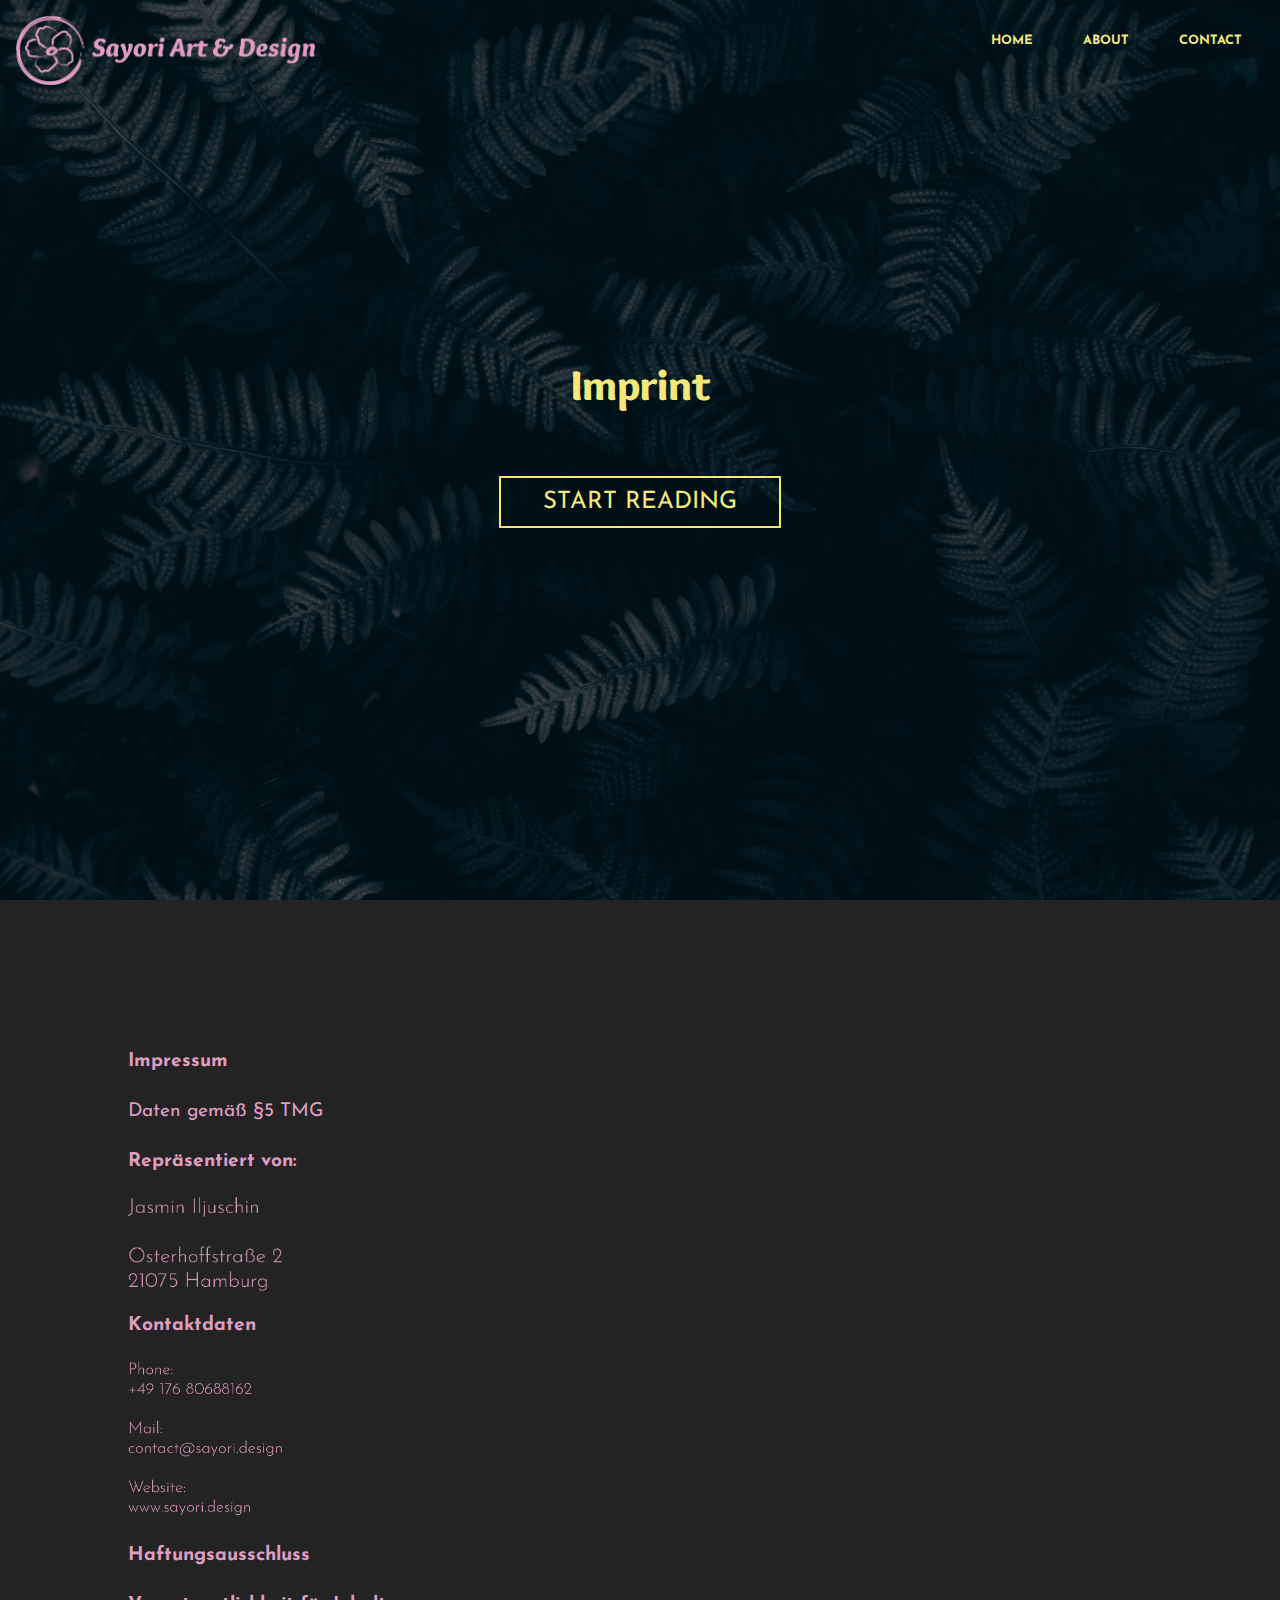
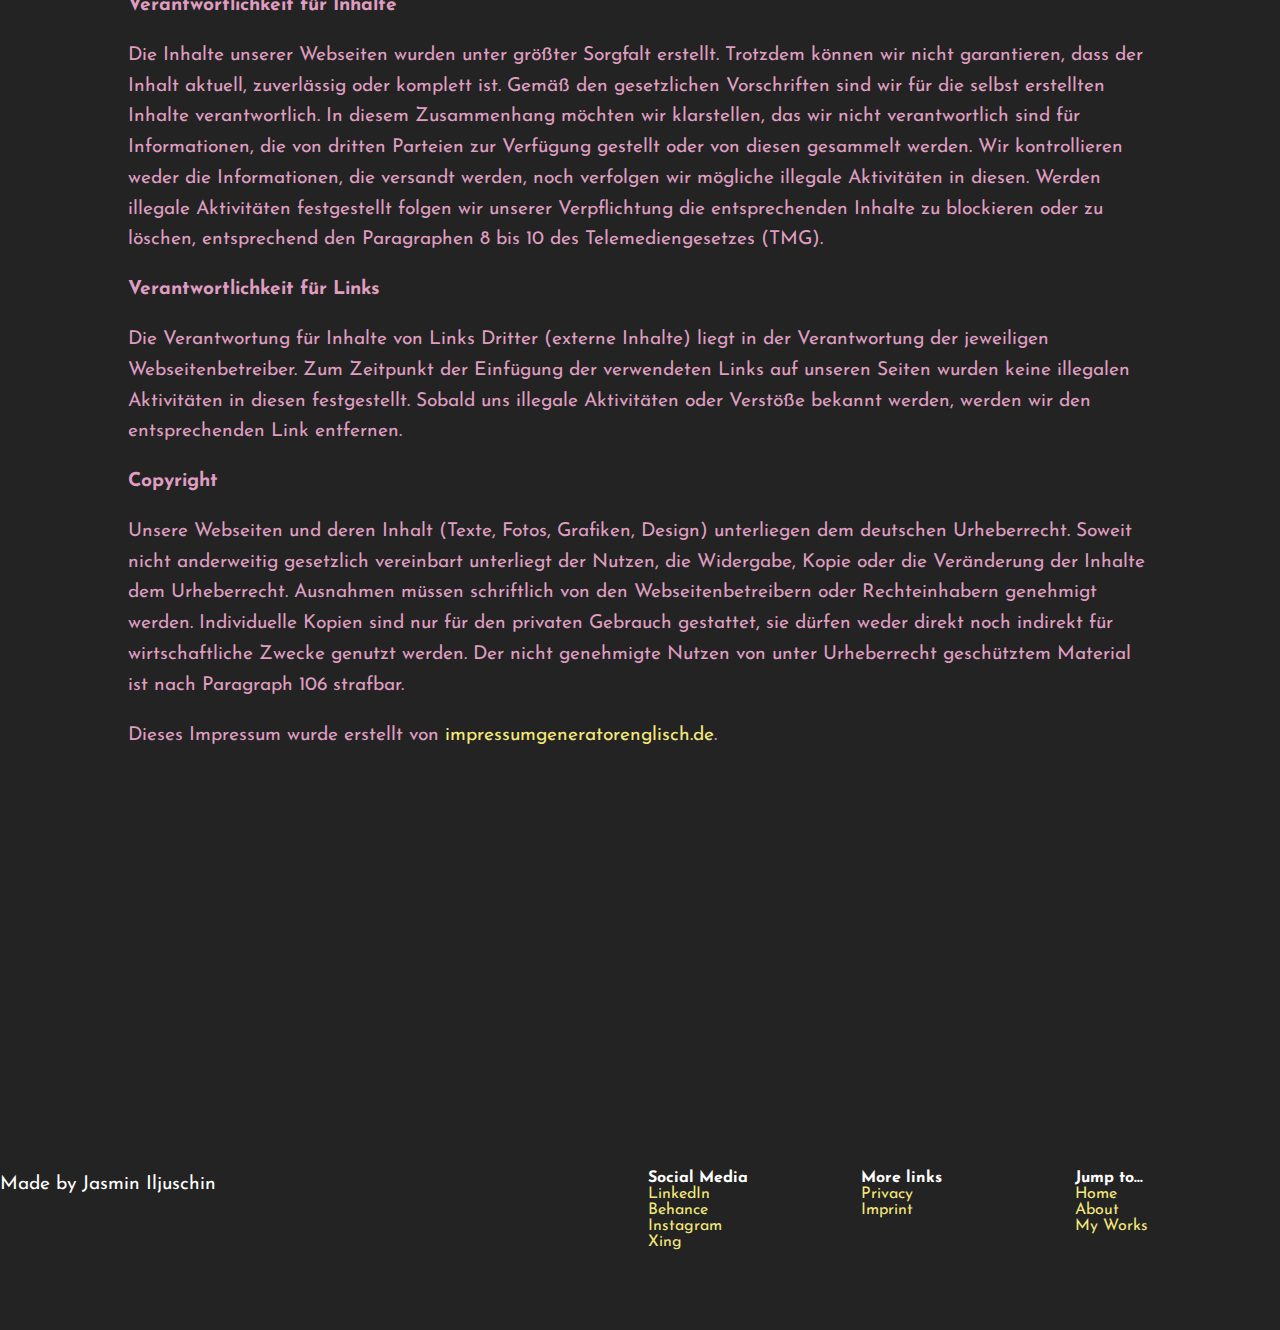
<file: imprint.html>
<!DOCTYPE html>
<html lang="en">
<head>
    <meta charset="UTF-8">
    <meta name="viewport" content="width=device-width, initial-scale=1.0">
    <title>Sayori Design</title>
    <link href="css/main.css" rel="stylesheet" type="text/css">
    <link rel="stylesheet" href="css/textpages.css" type="text/css">
</head>
<body>
    <header>
        <img src="img/logo.png" alt="Sayori Design logo" class="logo">
        <nav>
            <ul>
                <li><a href="index.html">Home</a></li>
                <li><a href="index.html#about">About</a></li>
                <li><a href="index.html#cta">Contact</a></li>
            </ul>
        </nav>
        </header>

        <section class="home-hero parallax--bg">
            <div class="container">
            <h1 class="title">Imprint
            </h1>
            <a href="#imprint" class="button button-accent">Start reading</a>
        </div>
            </div>
        </section>

        <div class="container">
            <section id="imprint" class="txtpage">
            
                <div class="txtpage">
                <p>
                    <p><strong>Impressum</strong></p>
                    <p>Daten gemäß §5 TMG</p>
                    <p><strong>Repräsentiert von:</strong></p>
                    <img class="txtimg" src="img/privacy-imprint/name + address.png" alt="Name und Adresse des Webseitenbetreibers"><br><br>
                    <p><strong>Kontaktdaten</strong></p>
                    <img class="txtimg" src="img/privacy-imprint/contact.png" alt="Kontaktdaten des Webseitenbetreibers"><br><br>
                    <p><strong>Haftungsausschluss</strong></p>
                    <p><strong>Verantwortlichkeit für Inhalte</strong></p>
                    <p>Die Inhalte unserer Webseiten wurden unter größter Sorgfalt erstellt. Trotzdem können wir nicht garantieren, dass der Inhalt aktuell, zuverlässig oder komplett ist. Gemäß den gesetzlichen Vorschriften sind wir für die selbst erstellten Inhalte verantwortlich. In diesem Zusammenhang möchten wir klarstellen, das wir nicht verantwortlich sind für Informationen, die von dritten Parteien zur Verfügung gestellt oder von diesen gesammelt werden. Wir kontrollieren weder die Informationen, die versandt werden, noch verfolgen wir mögliche illegale Aktivitäten in diesen. Werden illegale Aktivitäten festgestellt folgen wir unserer Verpflichtung die entsprechenden Inhalte zu blockieren oder zu löschen, entsprechend den Paragraphen 8 bis 10 des Telemediengesetzes (TMG).</p>
                    <p><strong>Verantwortlichkeit für Links</strong></p>
                    <p>Die Verantwortung für Inhalte von Links Dritter (externe Inhalte) liegt in der Verantwortung der jeweiligen Webseitenbetreiber. Zum Zeitpunkt der Einfügung der verwendeten Links auf unseren Seiten wurden keine illegalen Aktivitäten in diesen festgestellt. Sobald uns illegale Aktivitäten oder Verstöße bekannt werden, werden wir den entsprechenden Link entfernen.</p>
                    <p><strong>Copyright</strong></p><p>Unsere Webseiten und deren Inhalt (Texte, Fotos, Grafiken, Design) unterliegen dem deutschen Urheberrecht. Soweit nicht anderweitig gesetzlich vereinbart unterliegt der Nutzen, die Widergabe, Kopie oder die Veränderung der Inhalte dem Urheberrecht. Ausnahmen müssen schriftlich von den Webseitenbetreibern oder Rechteinhabern genehmigt werden. Individuelle Kopien sind nur für den privaten Gebrauch gestattet, sie dürfen weder direkt noch indirekt für wirtschaftliche Zwecke genutzt werden. Der nicht genehmigte Nutzen von unter Urheberrecht geschütztem Material ist nach Paragraph 106 strafbar.</p>
                    <p>Dieses Impressum wurde erstellt von <a href="http://impressumgeneratorenglisch.de/" target="_blank">impressumgeneratorenglisch.de</a>.</p>     
                </p>


                </div>
            
            </section>
            </div>

            <footer>
                <div class="container">
                    <div class="col-3">
                    <p>Made by Jasmin Iljuschin</p>
                    </div>
                
                    <div class="col-1">
                    <ul class="unstyled-list">
                        <li><strong>Social Media</strong></li>
                        <li><a href="https://www.linkedin.com/in/jasmin-iljuschin/" target="_blank">LinkedIn</a></li>
                        <li><a href="https://www.behance.net/sayoriartdesign" target="_blank">Behance</a></li>
                        <li><a href="https://www.instagram.com/sayori.design/" target="_blank">Instagram</a></li>
                        <li><a href="https://www.xing.com/profile/Jasmin_Iljuschin/cv" target="_blank">Xing</a></li>
                    </ul>
                    </div>
                
                    <div class="col-1">
                        <ul class="unstyled-list">
                            <li><strong>More links</strong></li>
                            <li><a href="privacy.html" target="_blank">Privacy</a></li>
                            <li><a href="imprint.html" target="_blank">Imprint</a></li>
                            <li></li>
                        </ul>
                        </div>
                
                    <div class="col-1">
                    <ul class="unstyled-list">
                        <li><strong>Jump to...</strong></li>
                        <li><a href="index.html">Home</a></li>
                        <li><a href="index.html#about">About</a></li>
                        <li><a href="index.html#portfolio">My Works</a></li>
                    </ul>
                    </div>
                </div>
                </footer>
                
                <script
                    src="https://code.jquery.com/jquery-3.6.0.min.js"
                    integrity="sha256-/xUj+3OJU5yExlq6GSYGSHk7tPXikynS7ogEvDej/m4="
                    crossorigin="anonymous"></script>
                
                <script src="app.js"></script>
                
</body>
</html>
</file>
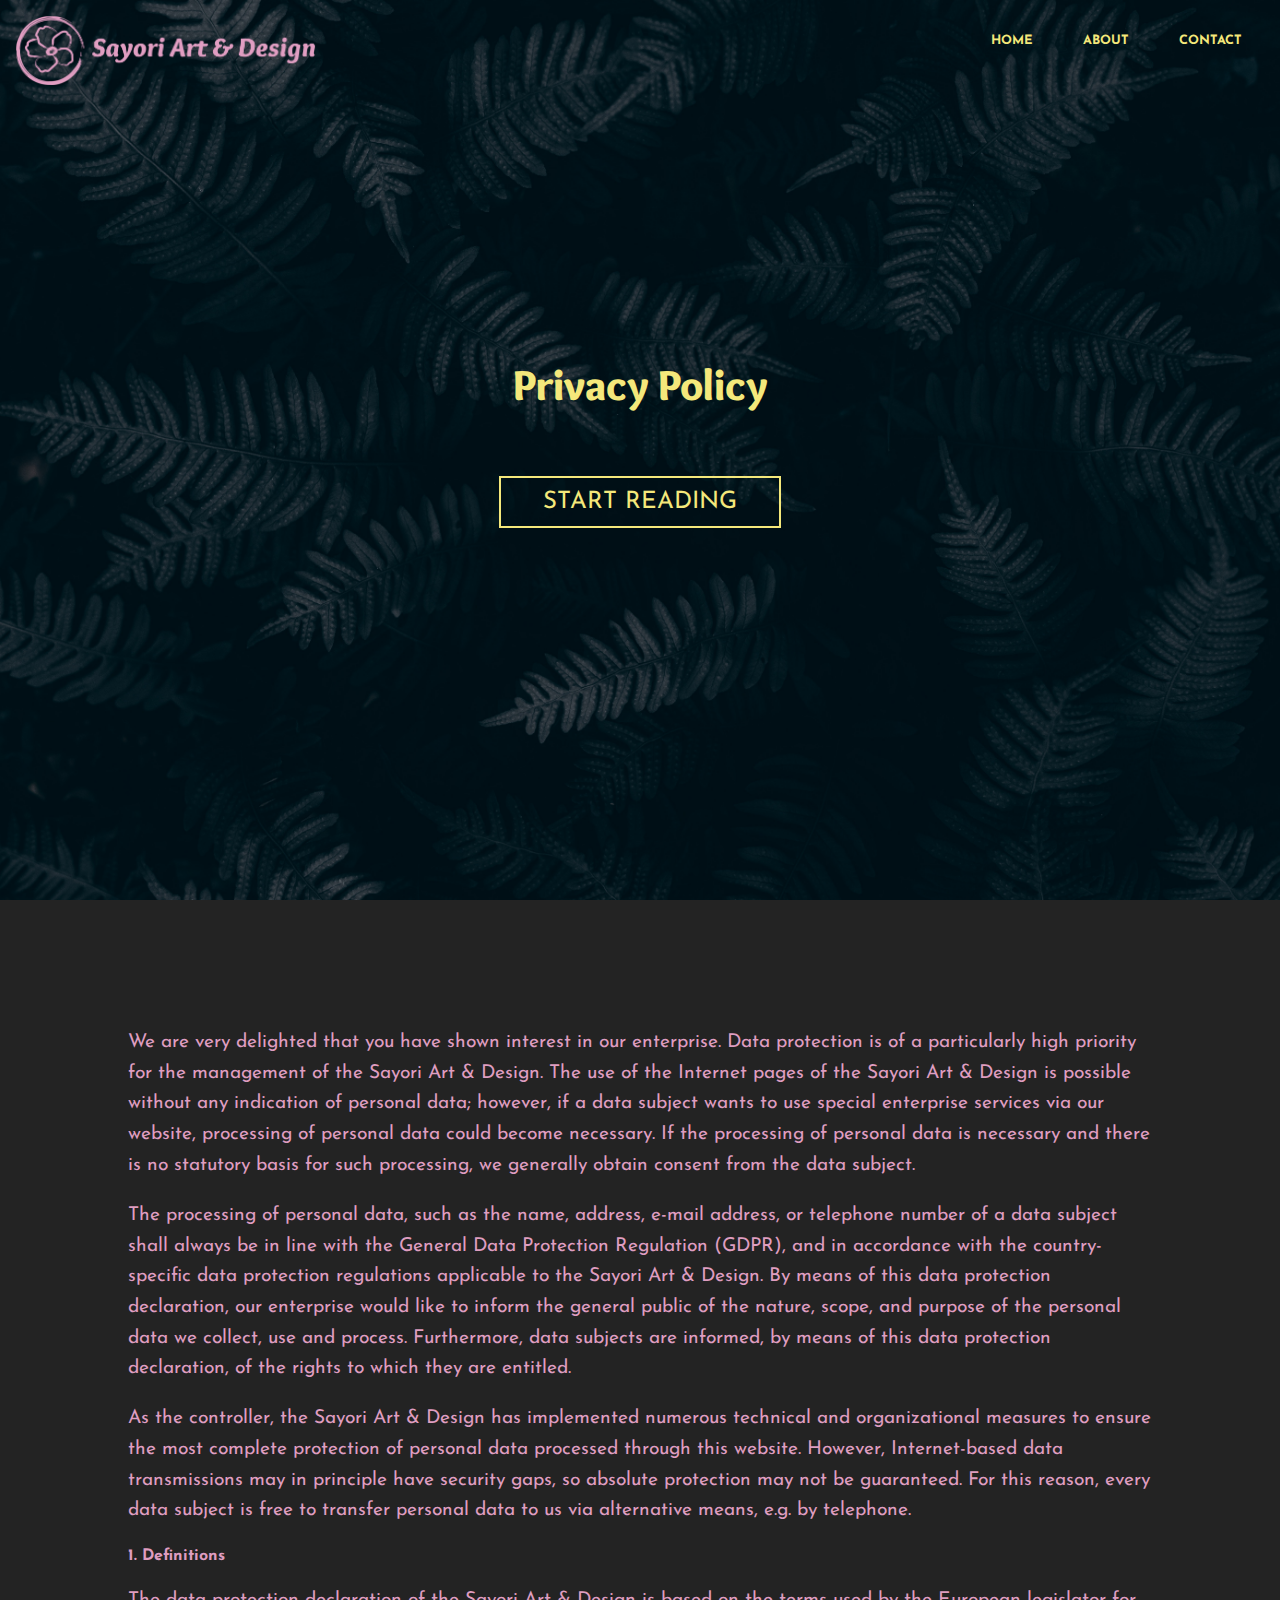
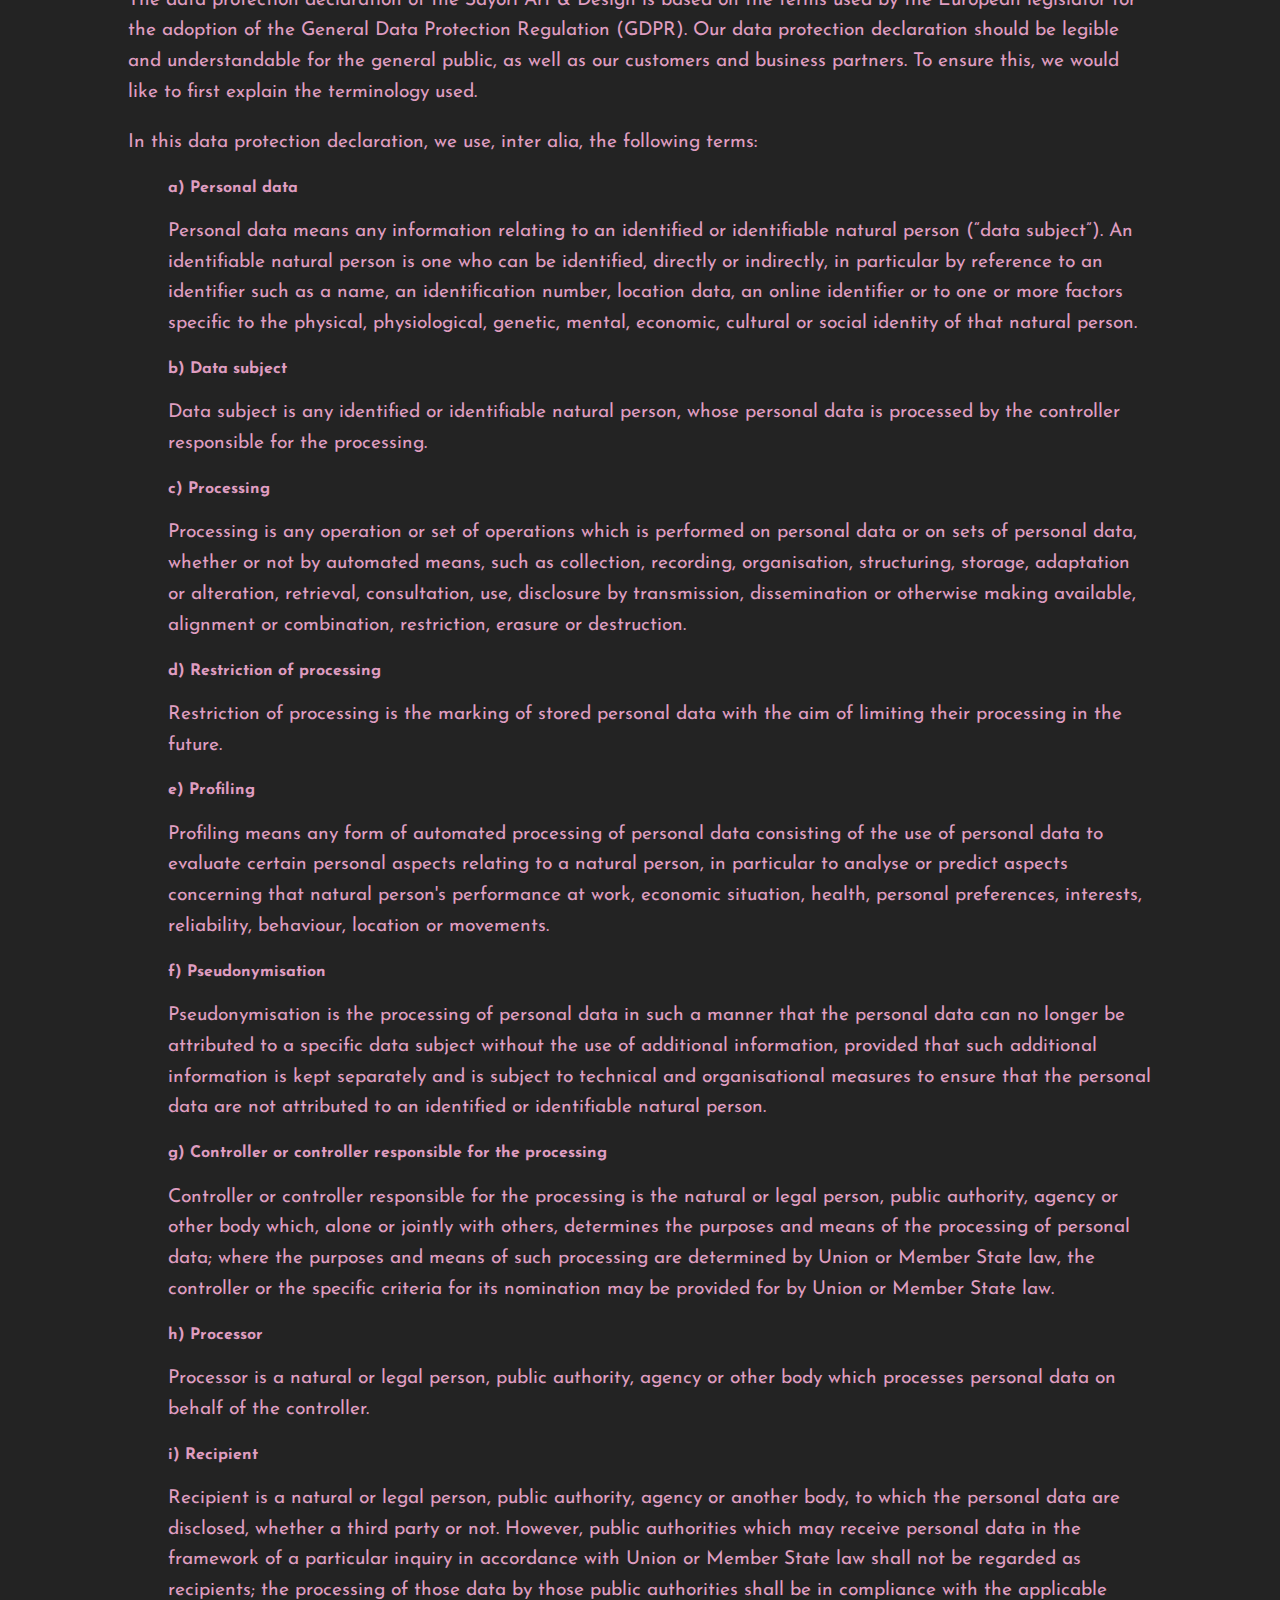
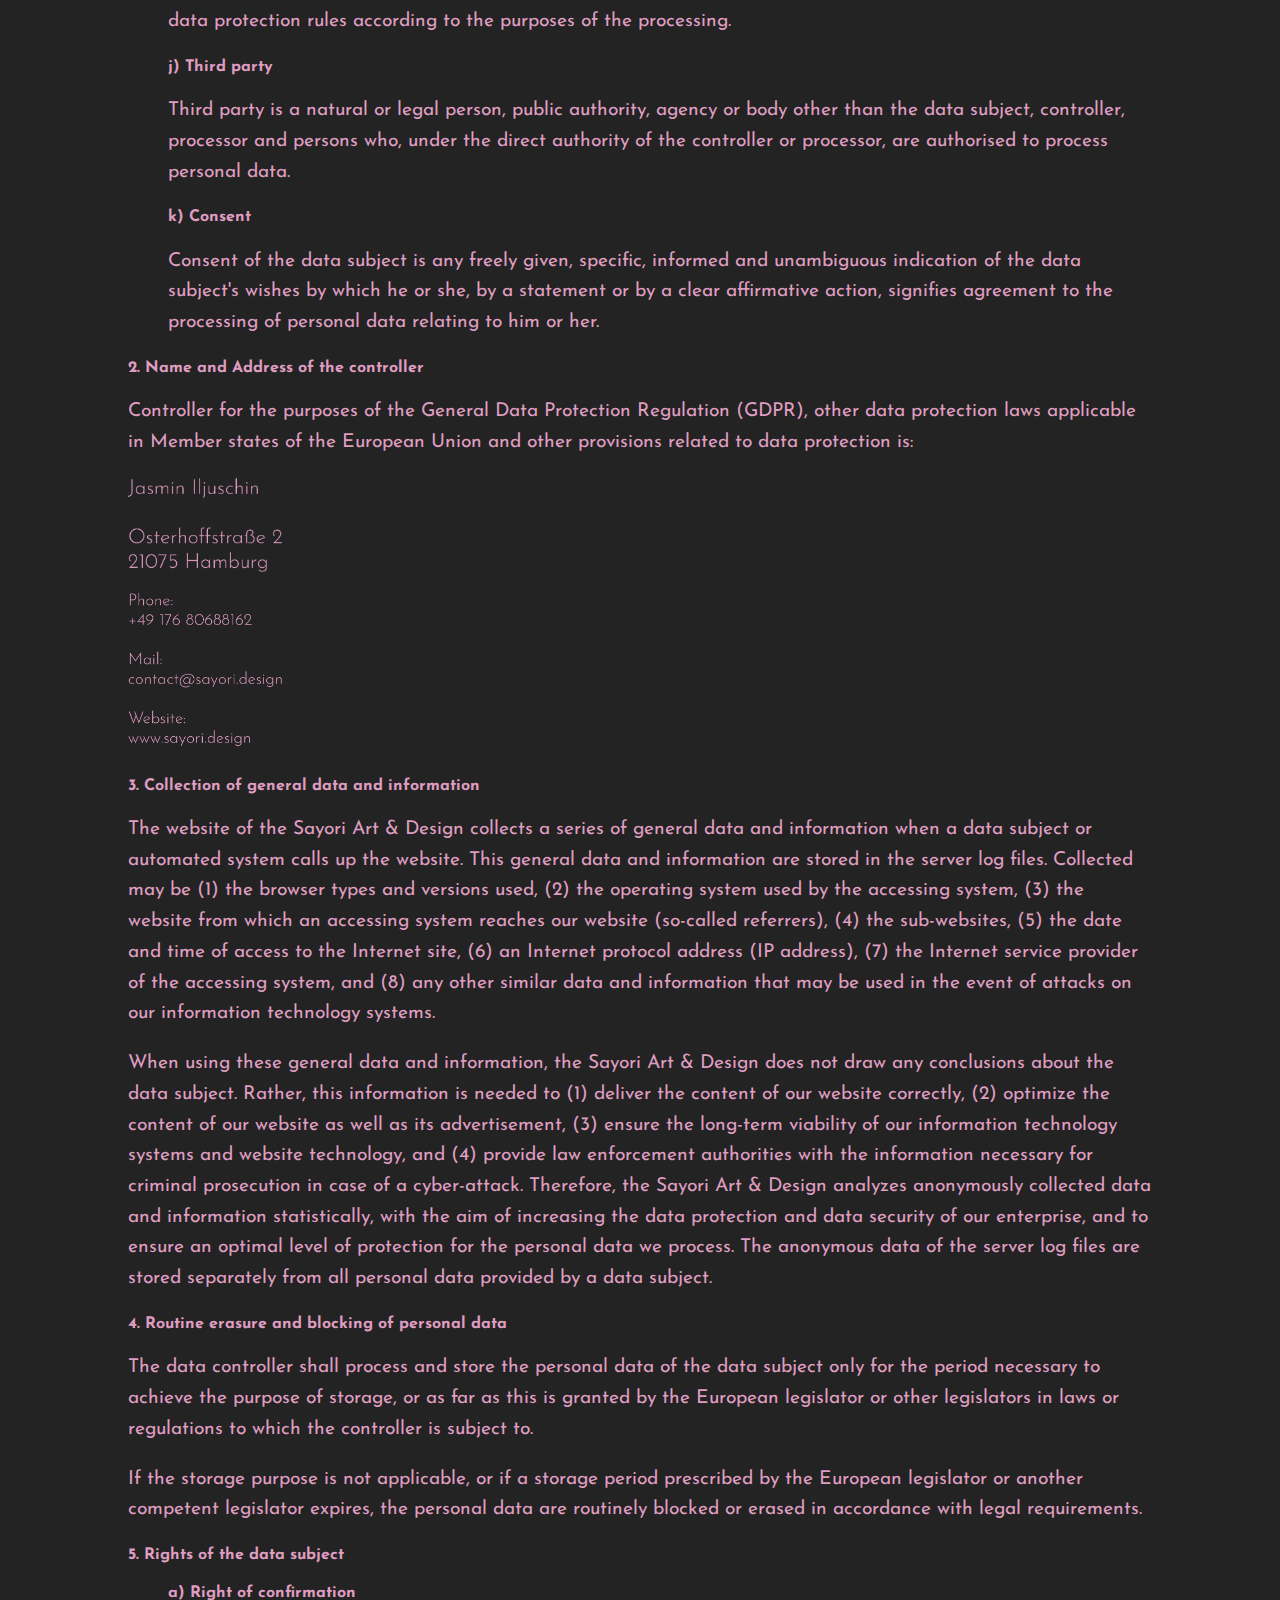
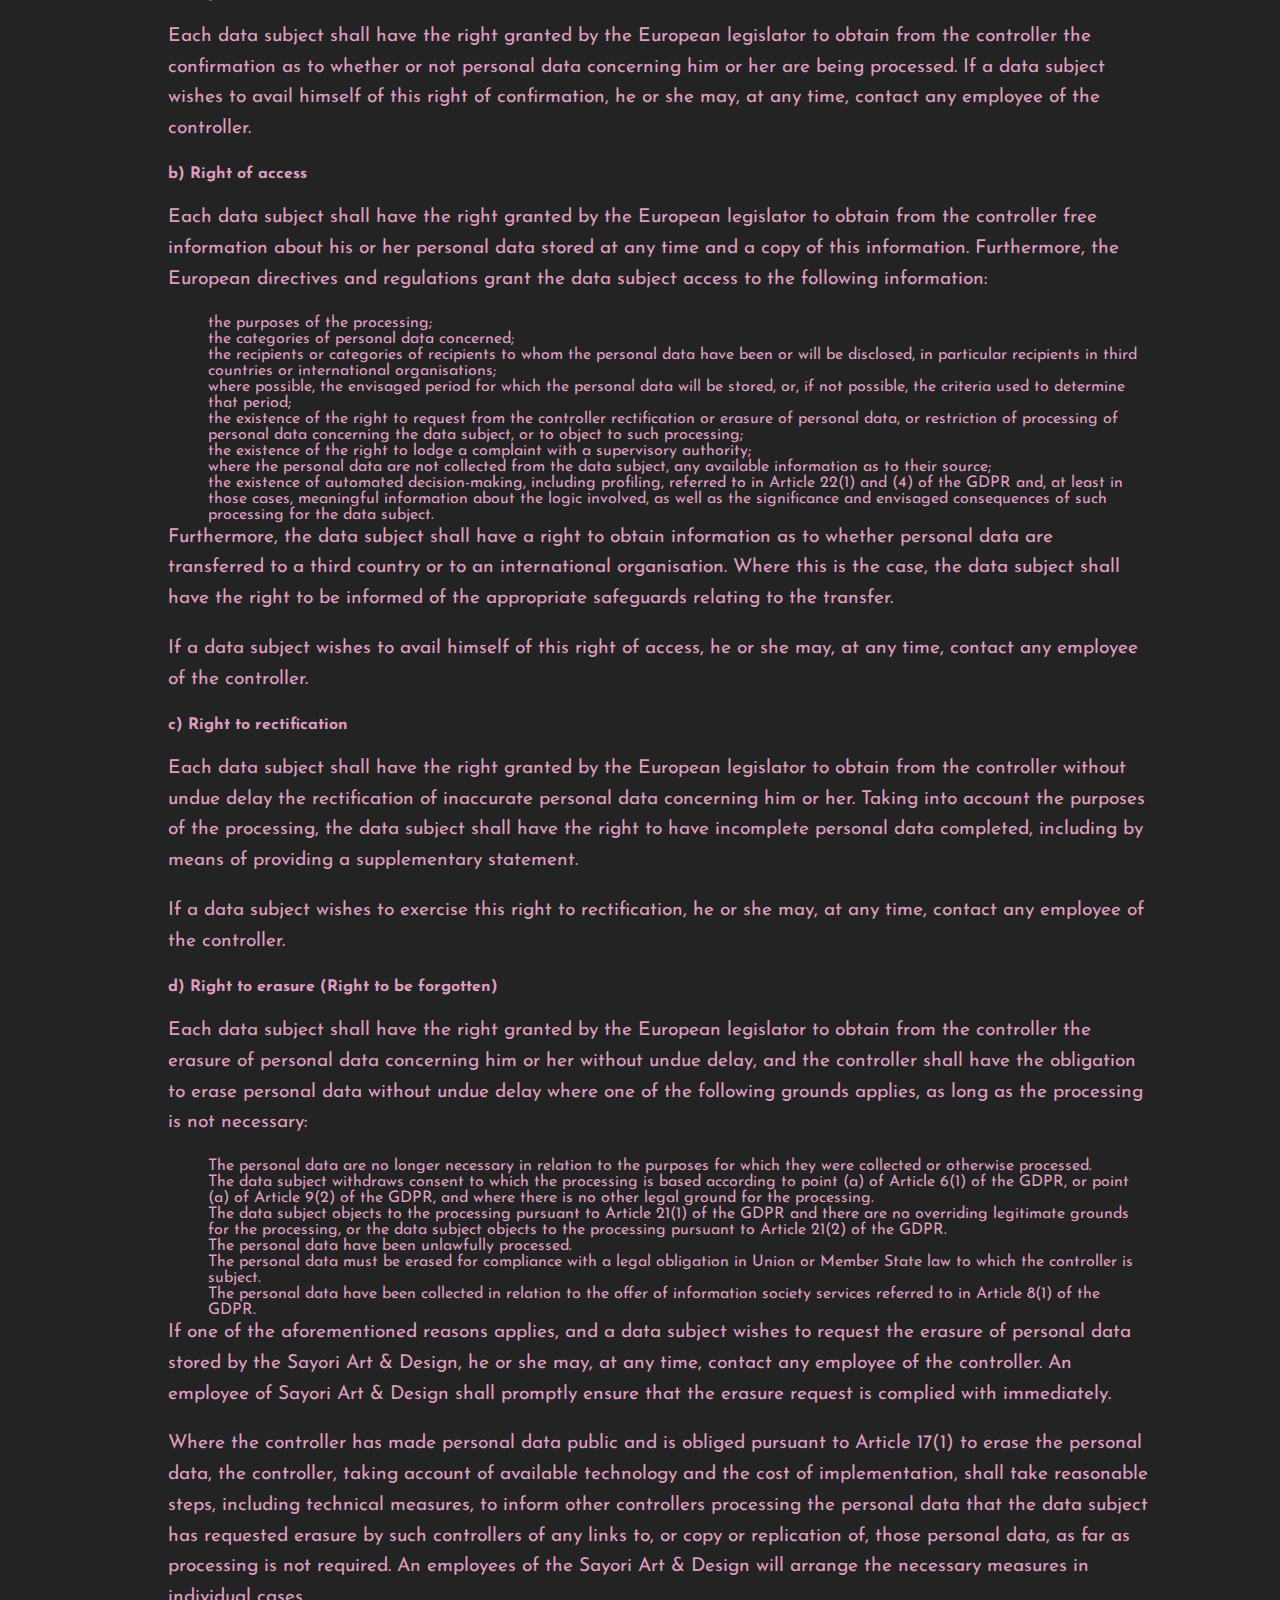
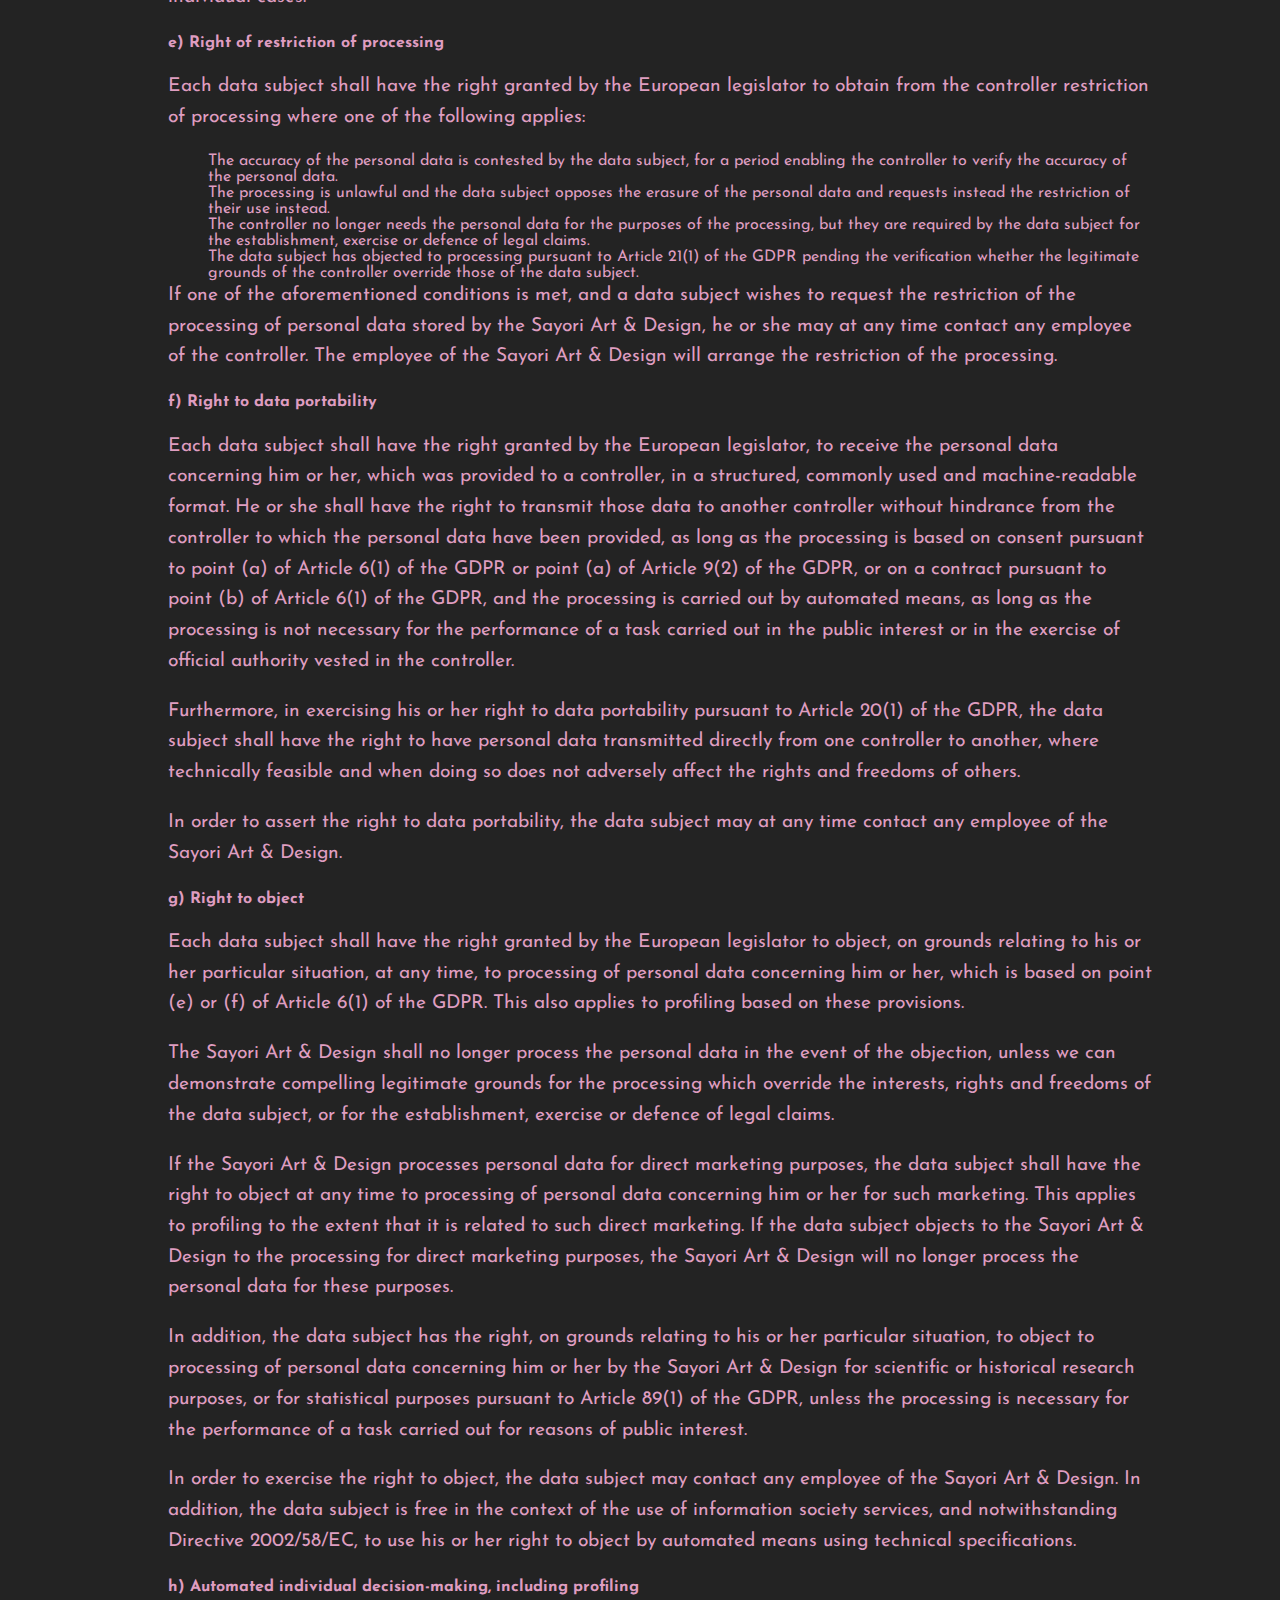
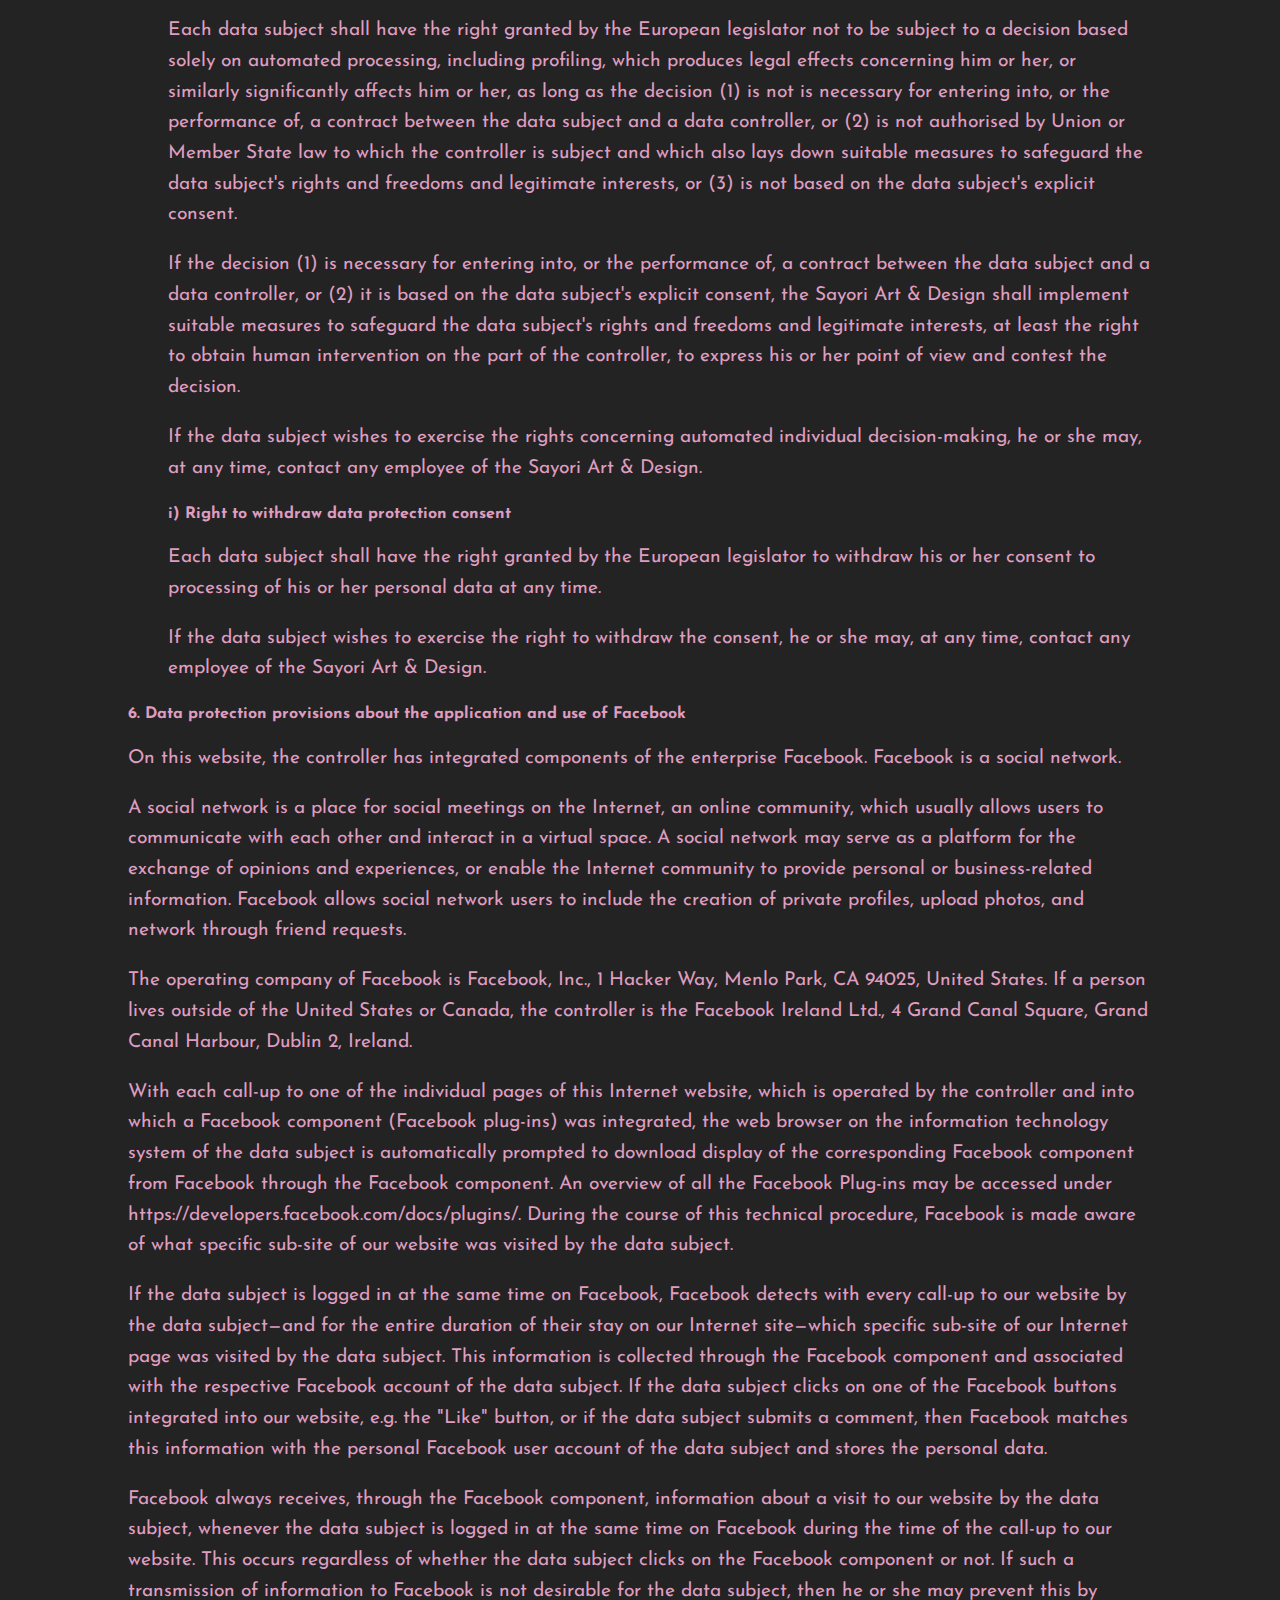
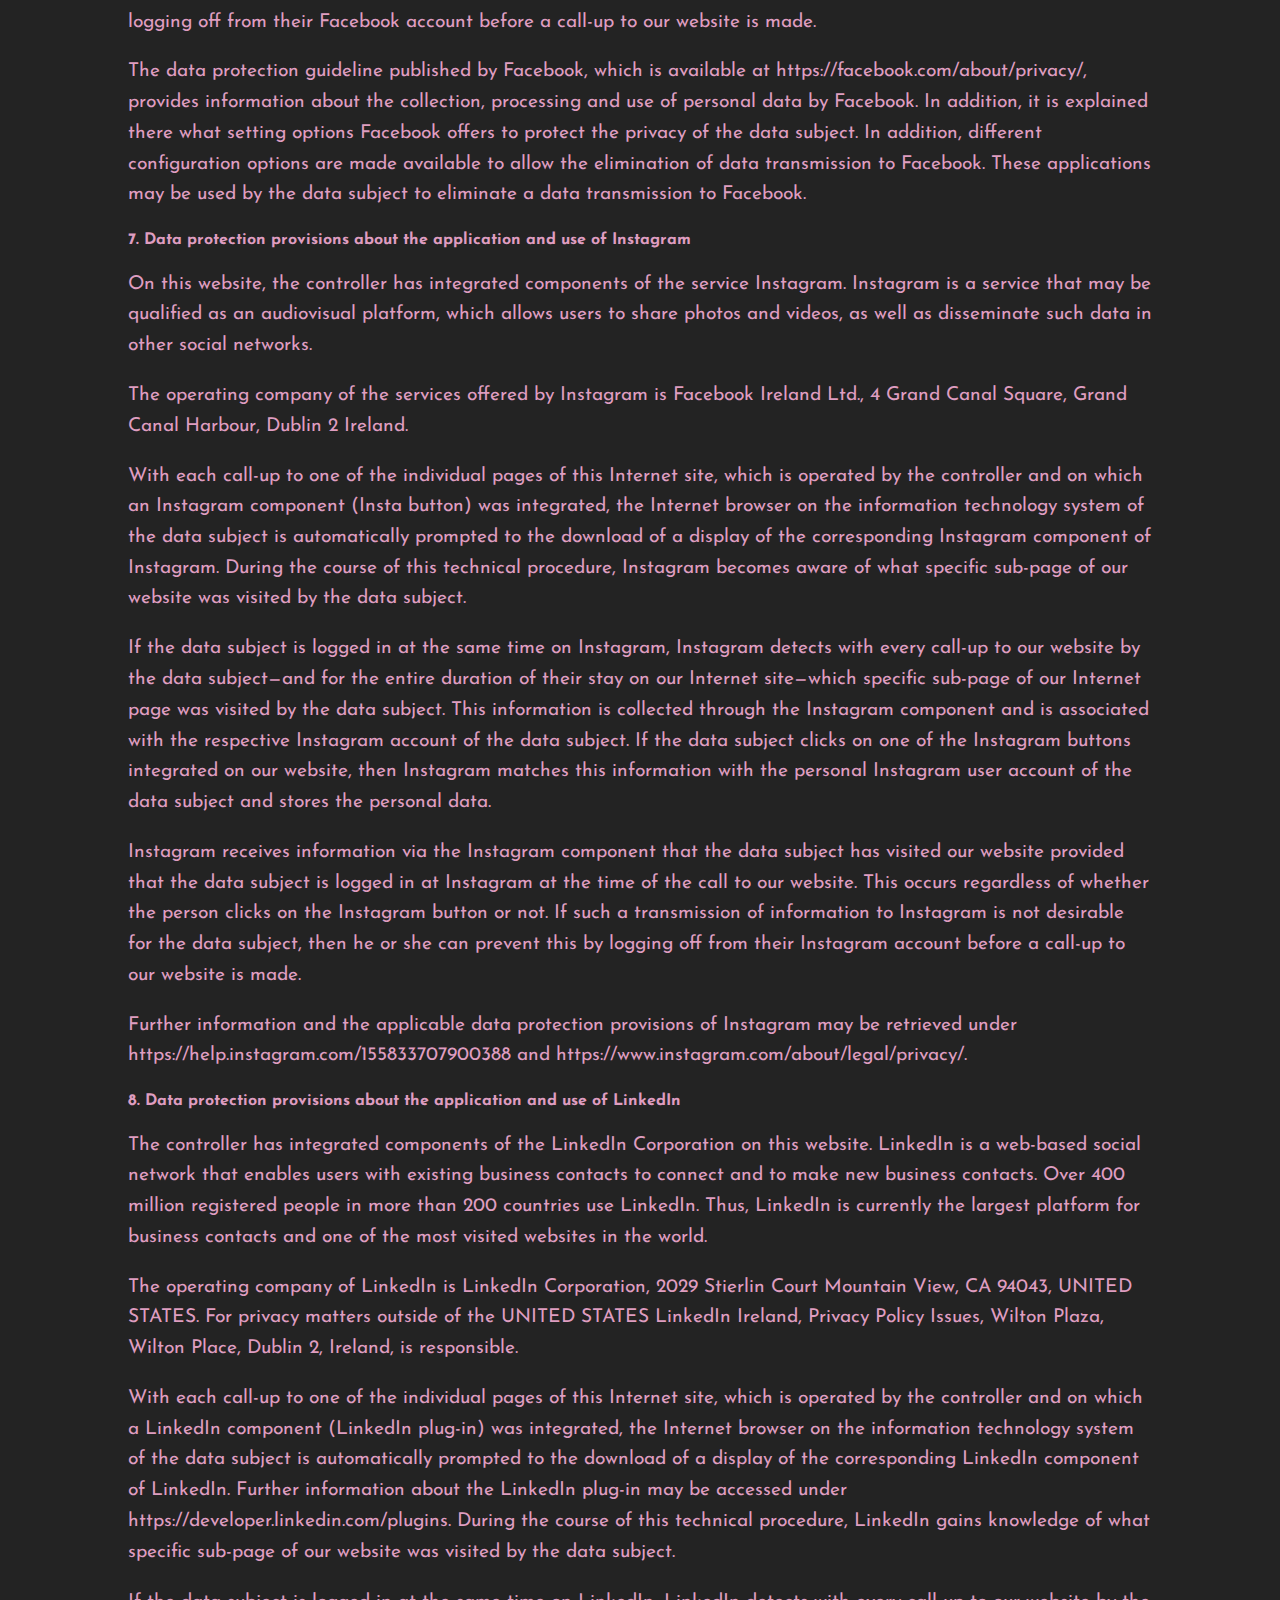
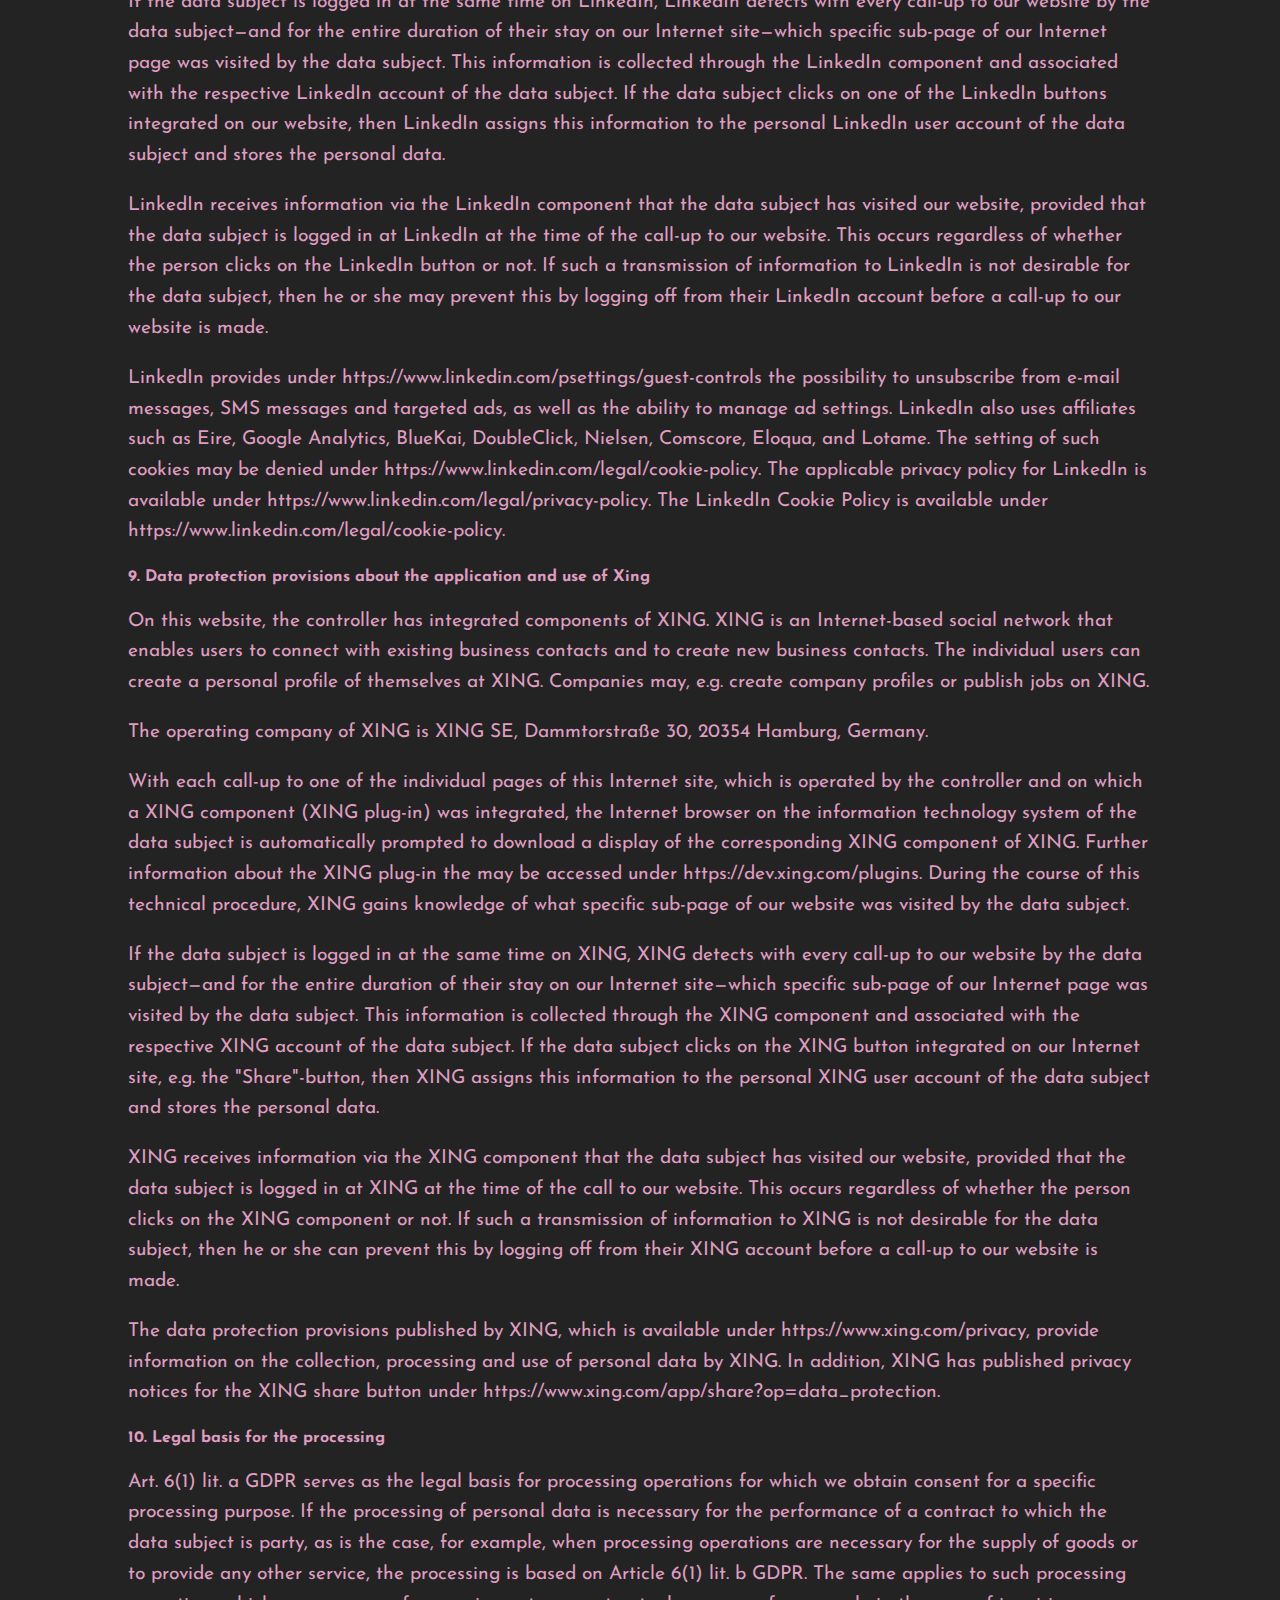
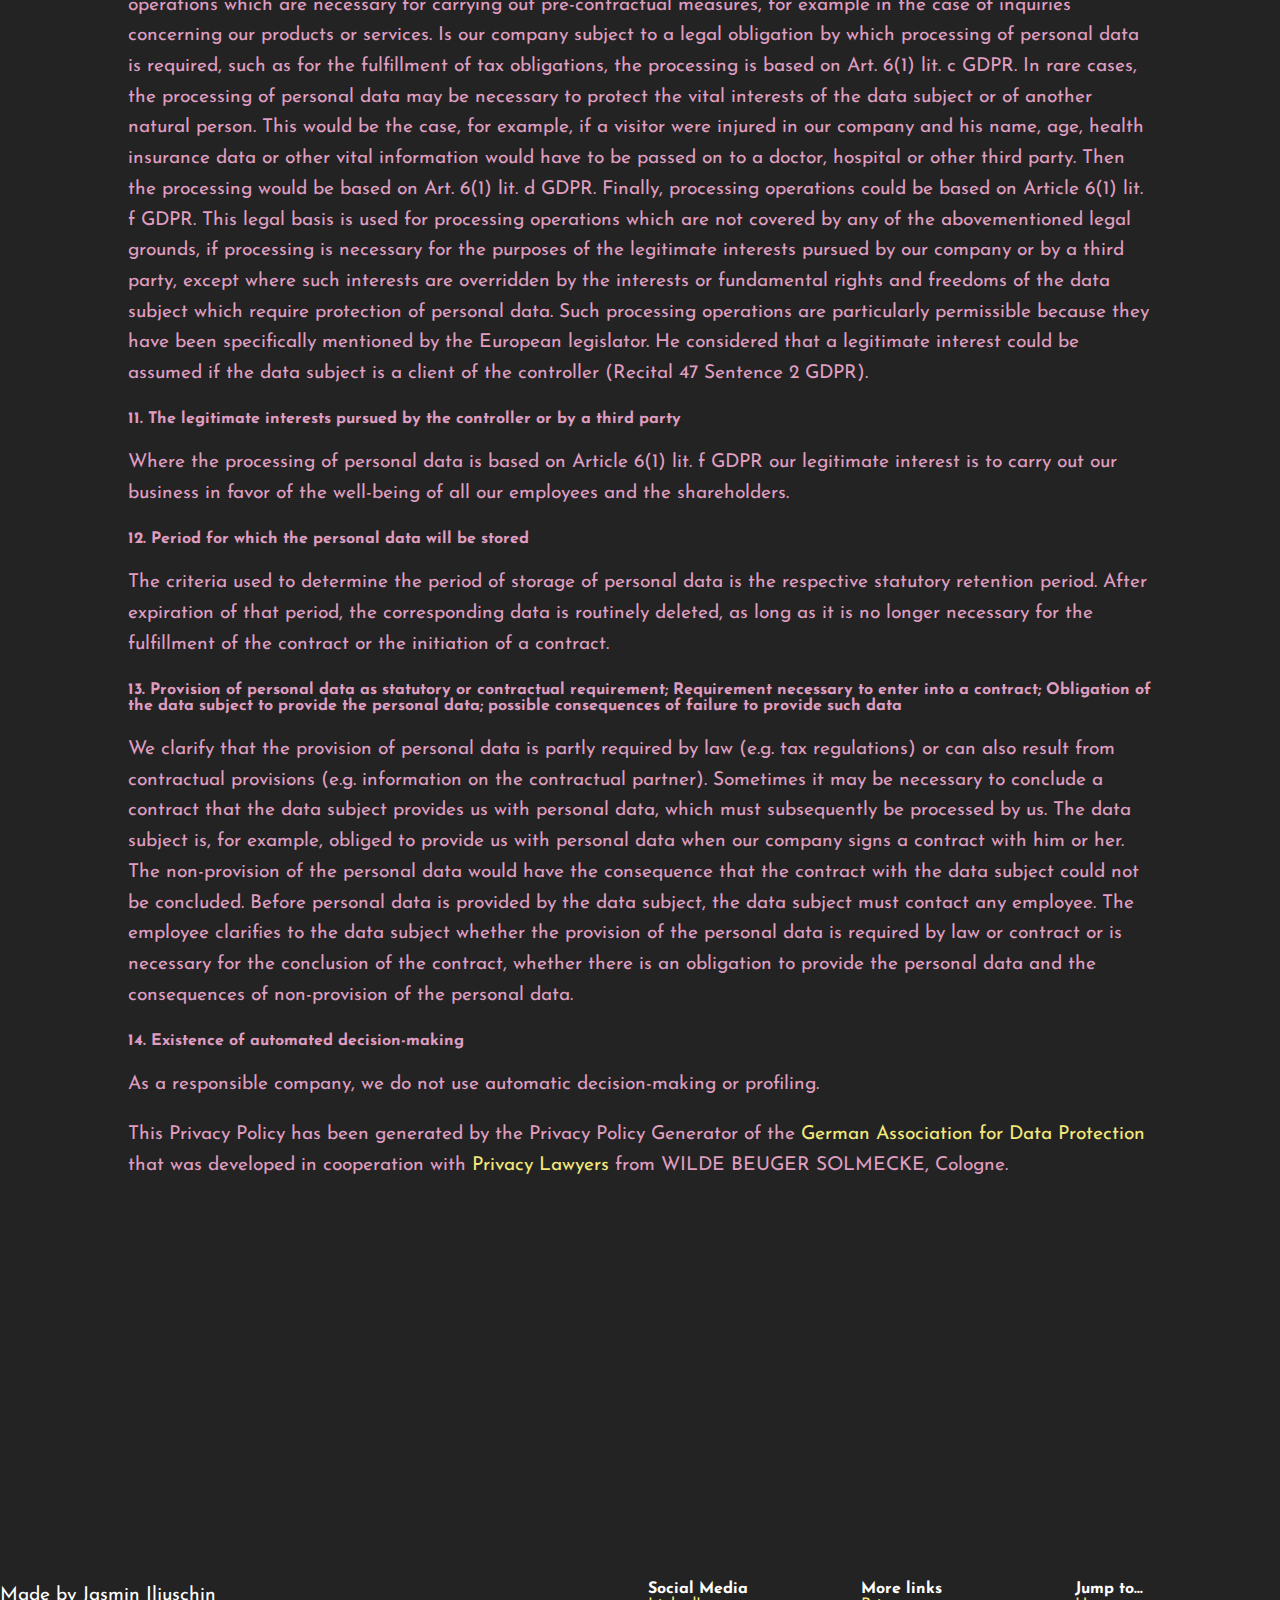
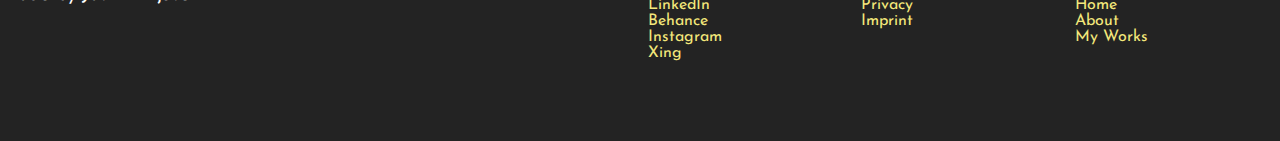
<file: privacy.html>
<!DOCTYPE html>
<html lang="en">
<head>
    <meta charset="UTF-8">
    <meta name="viewport" content="width=device-width, initial-scale=1.0">
    <title>Sayori Design</title>
    <link href="css/main.css" rel="stylesheet" type="text/css">
    <link rel="stylesheet" href="css/textpages.css" type="text/css">
</head>
<body>
    <header>
        <img src="img/logo.png" alt="Sayori Design logo" class="logo">
        <nav>
            <ul>
                <li><a href="index.html">Home</a></li>
                <li><a href="index.html#about">About</a></li>
                <li><a href="index.html#cta">Contact</a></li>
            </ul>
        </nav>
        </header>

        <section class="home-hero parallax--bg">
            <div class="container">
            <h1 class="title">Privacy Policy
            </h1>
            <a href="#dsgvo" class="button button-accent">Start reading</a>
        </div>
            </div>
        </section>

        <div class="container">
            <section id="dsgvo" class="txtpage">
            
                <div class="txtpage">

<p>We are very delighted that you have shown interest in our enterprise. Data protection is of a particularly high priority for the management of the Sayori Art & Design. The use of the Internet pages of the Sayori Art & Design is possible without any indication of personal data; however, if a data subject wants to use special enterprise services via our website, processing of personal data could become necessary. If the processing of personal data is necessary and there is no statutory basis for such processing, we generally obtain consent from the data subject.</p>

<p>The processing of personal data, such as the name, address, e-mail address, or telephone number of a data subject shall always be in line with the General Data Protection Regulation (GDPR), and in accordance with the country-specific data protection regulations applicable to the Sayori Art & Design. By means of this data protection declaration, our enterprise would like to inform the general public of the nature, scope, and purpose of the personal data we collect, use and process. Furthermore, data subjects are informed, by means of this data protection declaration, of the rights to which they are entitled.</p>

<p>As the controller, the Sayori Art & Design has implemented numerous technical and organizational measures to ensure the most complete protection of personal data processed through this website. However, Internet-based data transmissions may in principle have security gaps, so absolute protection may not be guaranteed. For this reason, every data subject is free to transfer personal data to us via alternative means, e.g. by telephone. </p>

<h4>1. Definitions</h4>
<p>The data protection declaration of the Sayori Art & Design is based on the terms used by the European legislator for the adoption of the General Data Protection Regulation (GDPR). Our data protection declaration should be legible and understandable for the general public, as well as our customers and business partners. To ensure this, we would like to first explain the terminology used.</p>

<p>In this data protection declaration, we use, inter alia, the following terms:</p>

<ul style="list-style: none">
<li><h4>a)    Personal data</h4>
<p>Personal data means any information relating to an identified or identifiable natural person (“data subject”). An identifiable natural person is one who can be identified, directly or indirectly, in particular by reference to an identifier such as a name, an identification number, location data, an online identifier or to one or more factors specific to the physical, physiological, genetic, mental, economic, cultural or social identity of that natural person.</p>
</li>
<li><h4>b) Data subject</h4>
<p>Data subject is any identified or identifiable natural person, whose personal data is processed by the controller responsible for the processing.</p>
</li>
<li><h4>c)    Processing</h4>
<p>Processing is any operation or set of operations which is performed on personal data or on sets of personal data, whether or not by automated means, such as collection, recording, organisation, structuring, storage, adaptation or alteration, retrieval, consultation, use, disclosure by transmission, dissemination or otherwise making available, alignment or combination, restriction, erasure or destruction. </p>
</li>
<li><h4>d)    Restriction of processing</h4>
<p>Restriction of processing is the marking of stored personal data with the aim of limiting their processing in the future. </p>
</li>
<li><h4>e)    Profiling</h4>
<p>Profiling means any form of automated processing of personal data consisting of the use of personal data to evaluate certain personal aspects relating to a natural person, in particular to analyse or predict aspects concerning that natural person's performance at work, economic situation, health, personal preferences, interests, reliability, behaviour, location or movements. </p>
</li>
<li><h4>f)     Pseudonymisation</h4>
<p>Pseudonymisation is the processing of personal data in such a manner that the personal data can no longer be attributed to a specific data subject without the use of additional information, provided that such additional information is kept separately and is subject to technical and organisational measures to ensure that the personal data are not attributed to an identified or identifiable natural person. </p>
</li>
<li><h4>g)    Controller or controller responsible for the processing</h4>
<p>Controller or controller responsible for the processing is the natural or legal person, public authority, agency or other body which, alone or jointly with others, determines the purposes and means of the processing of personal data; where the purposes and means of such processing are determined by Union or Member State law, the controller or the specific criteria for its nomination may be provided for by Union or Member State law. </p>
</li>
<li><h4>h)    Processor</h4>
<p>Processor is a natural or legal person, public authority, agency or other body which processes personal data on behalf of the controller. </p>
</li>
<li><h4>i)      Recipient</h4>
<p>Recipient is a natural or legal person, public authority, agency or another body, to which the personal data are disclosed, whether a third party or not. However, public authorities which may receive personal data in the framework of a particular inquiry in accordance with Union or Member State law shall not be regarded as recipients; the processing of those data by those public authorities shall be in compliance with the applicable data protection rules according to the purposes of the processing. </p>
</li>
<li><h4>j)      Third party</h4>
<p>Third party is a natural or legal person, public authority, agency or body other than the data subject, controller, processor and persons who, under the direct authority of the controller or processor, are authorised to process personal data.</p>
</li>
<li><h4>k)    Consent</h4>
<p>Consent of the data subject is any freely given, specific, informed and unambiguous indication of the data subject's wishes by which he or she, by a statement or by a clear affirmative action, signifies agreement to the processing of personal data relating to him or her. </p>
</li>
</ul>

<h4>2. Name and Address of the controller</h4>
<p>Controller for the purposes of the General Data Protection Regulation (GDPR), other data protection laws applicable in Member states of the European Union and other provisions related to data protection is:

</p>

<img class="txtimg" src="img/privacy-imprint/name + address.png" alt="Website owner's name and address"><br><br>
<img class="txtimg" src="img/privacy-imprint/contact.png" alt="Website owner's name and address"><br>

<h4>3. Collection of general data and information</h4>
<p>The website of the Sayori Art & Design collects a series of general data and information when a data subject or automated system calls up the website. This general data and information are stored in the server log files. Collected may be (1) the browser types and versions used, (2) the operating system used by the accessing system, (3) the website from which an accessing system reaches our website (so-called referrers), (4) the sub-websites, (5) the date and time of access to the Internet site, (6) an Internet protocol address (IP address), (7) the Internet service provider of the accessing system, and (8) any other similar data and information that may be used in the event of attacks on our information technology systems.</p>

<p>When using these general data and information, the Sayori Art & Design does not draw any conclusions about the data subject. Rather, this information is needed to (1) deliver the content of our website correctly, (2) optimize the content of our website as well as its advertisement, (3) ensure the long-term viability of our information technology systems and website technology, and (4) provide law enforcement authorities with the information necessary for criminal prosecution in case of a cyber-attack. Therefore, the Sayori Art & Design analyzes anonymously collected data and information statistically, with the aim of increasing the data protection and data security of our enterprise, and to ensure an optimal level of protection for the personal data we process. The anonymous data of the server log files are stored separately from all personal data provided by a data subject.</p>

<h4>4. Routine erasure and blocking of personal data</h4>
<p>The data controller shall process and store the personal data of the data subject only for the period necessary to achieve the purpose of storage, or as far as this is granted by the European legislator or other legislators in laws or regulations to which the controller is subject to.</p>

<p>If the storage purpose is not applicable, or if a storage period prescribed by the European legislator or another competent legislator expires, the personal data are routinely blocked or erased in accordance with legal requirements.</p>

<h4>5. Rights of the data subject</h4>
<ul style="list-style: none;">
<li><h4>a) Right of confirmation</h4>
<p>Each data subject shall have the right granted by the European legislator to obtain from the controller the confirmation as to whether or not personal data concerning him or her are being processed. If a data subject wishes to avail himself of this right of confirmation, he or she may, at any time, contact any employee of the controller.</p>
</li>
<li><h4>b) Right of access</h4>
<p>Each data subject shall have the right granted by the European legislator to obtain from the controller free information about his or her personal data stored at any time and a copy of this information. Furthermore, the European directives and regulations grant the data subject access to the following information:</p>

<ul style="list-style: none;">
<li>the purposes of the processing;</li>
<li>the categories of personal data concerned;</li>
<li>the recipients or categories of recipients to whom the personal data have been or will be disclosed, in particular recipients in third countries or international organisations;</li>
<li>where possible, the envisaged period for which the personal data will be stored, or, if not possible, the criteria used to determine that period;</li>
<li>the existence of the right to request from the controller rectification or erasure of personal data, or restriction of processing of personal data concerning the data subject, or to object to such processing;</li>
<li>the existence of the right to lodge a complaint with a supervisory authority;</li>
<li>where the personal data are not collected from the data subject, any available information as to their source;</li>
<li>the existence of automated decision-making, including profiling, referred to in Article 22(1) and (4) of the GDPR and, at least in those cases, meaningful information about the logic involved, as well as the significance and envisaged consequences of such processing for the data subject.</li>

</ul>
<p>Furthermore, the data subject shall have a right to obtain information as to whether personal data are transferred to a third country or to an international organisation. Where this is the case, the data subject shall have the right to be informed of the appropriate safeguards relating to the transfer.</p>

<p>If a data subject wishes to avail himself of this right of access, he or she may, at any time, contact any employee of the controller.</p>
</li>
<li><h4>c) Right to rectification </h4>
<p>Each data subject shall have the right granted by the European legislator to obtain from the controller without undue delay the rectification of inaccurate personal data concerning him or her. Taking into account the purposes of the processing, the data subject shall have the right to have incomplete personal data completed, including by means of providing a supplementary statement.</p>

<p>If a data subject wishes to exercise this right to rectification, he or she may, at any time, contact any employee of the controller.</p></li>
<li>
<h4>d) Right to erasure (Right to be forgotten) </h4>
<p>Each data subject shall have the right granted by the European legislator to obtain from the controller the erasure of personal data concerning him or her without undue delay, and the controller shall have the obligation to erase personal data without undue delay where one of the following grounds applies, as long as the processing is not necessary: </p>

<ul style="list-style: none;">
<li>The personal data are no longer necessary in relation to the purposes for which they were collected or otherwise processed.</li>
<li>The data subject withdraws consent to which the processing is based according to point (a) of Article 6(1) of the GDPR, or point (a) of Article 9(2) of the GDPR, and where there is no other legal ground for the processing.</li>
<li>The data subject objects to the processing pursuant to Article 21(1) of the GDPR and there are no overriding legitimate grounds for the processing, or the data subject objects to the processing pursuant to Article 21(2) of the GDPR. </li>
<li>The personal data have been unlawfully processed.</li>
<li>The personal data must be erased for compliance with a legal obligation in Union or Member State law to which the controller is subject.</li>
<li>The personal data have been collected in relation to the offer of information society services referred to in Article 8(1) of the GDPR.</li>

</ul>
<p>If one of the aforementioned reasons applies, and a data subject wishes to request the erasure of personal data stored by the Sayori Art & Design, he or she may, at any time, contact any employee of the controller. An employee of Sayori Art & Design shall promptly ensure that the erasure request is complied with immediately.</p>

<p>Where the controller has made personal data public and is obliged pursuant to Article 17(1) to erase the personal data, the controller, taking account of available technology and the cost of implementation, shall take reasonable steps, including technical measures, to inform other controllers processing the personal data that the data subject has requested erasure by such controllers of any links to, or copy or replication of, those personal data, as far as processing is not required. An employees of the Sayori Art & Design will arrange the necessary measures in individual cases.</p>
</li>
<li><h4>e) Right of restriction of processing</h4>
<p>Each data subject shall have the right granted by the European legislator to obtain from the controller restriction of processing where one of the following applies:</p>

<ul style="list-style: none;">
<li>The accuracy of the personal data is contested by the data subject, for a period enabling the controller to verify the accuracy of the personal data. </li>
<li>The processing is unlawful and the data subject opposes the erasure of the personal data and requests instead the restriction of their use instead.</li>
<li>The controller no longer needs the personal data for the purposes of the processing, but they are required by the data subject for the establishment, exercise or defence of legal claims.</li>
<li>The data subject has objected to processing pursuant to Article 21(1) of the GDPR pending the verification whether the legitimate grounds of the controller override those of the data subject.</li>

</ul>
<p>If one of the aforementioned conditions is met, and a data subject wishes to request the restriction of the processing of personal data stored by the Sayori Art & Design, he or she may at any time contact any employee of the controller. The employee of the Sayori Art & Design will arrange the restriction of the processing. </p>
</li>
<li><h4>f) Right to data portability</h4>
<p>Each data subject shall have the right granted by the European legislator, to receive the personal data concerning him or her, which was provided to a controller, in a structured, commonly used and machine-readable format. He or she shall have the right to transmit those data to another controller without hindrance from the controller to which the personal data have been provided, as long as the processing is based on consent pursuant to point (a) of Article 6(1) of the GDPR or point (a) of Article 9(2) of the GDPR, or on a contract pursuant to point (b) of Article 6(1) of the GDPR, and the processing is carried out by automated means, as long as the processing is not necessary for the performance of a task carried out in the public interest or in the exercise of official authority vested in the controller.</p>

<p>Furthermore, in exercising his or her right to data portability pursuant to Article 20(1) of the GDPR, the data subject shall have the right to have personal data transmitted directly from one controller to another, where technically feasible and when doing so does not adversely affect the rights and freedoms of others.</p>

<p>In order to assert the right to data portability, the data subject may at any time contact any employee of the Sayori Art & Design.</p>

</li>
<li>
<h4>g) Right to object</h4>
<p>Each data subject shall have the right granted by the European legislator to object, on grounds relating to his or her particular situation, at any time, to processing of personal data concerning him or her, which is based on point (e) or (f) of Article 6(1) of the GDPR. This also applies to profiling based on these provisions.</p>

<p>The Sayori Art & Design shall no longer process the personal data in the event of the objection, unless we can demonstrate compelling legitimate grounds for the processing which override the interests, rights and freedoms of the data subject, or for the establishment, exercise or defence of legal claims.</p>

<p>If the Sayori Art & Design processes personal data for direct marketing purposes, the data subject shall have the right to object at any time to processing of personal data concerning him or her for such marketing. This applies to profiling to the extent that it is related to such direct marketing. If the data subject objects to the Sayori Art & Design to the processing for direct marketing purposes, the Sayori Art & Design will no longer process the personal data for these purposes.</p>

<p>In addition, the data subject has the right, on grounds relating to his or her particular situation, to object to processing of personal data concerning him or her by the Sayori Art & Design for scientific or historical research purposes, or for statistical purposes pursuant to Article 89(1) of the GDPR, unless the processing is necessary for the performance of a task carried out for reasons of public interest.</p>

<p>In order to exercise the right to object, the data subject may contact any employee of the Sayori Art & Design. In addition, the data subject is free in the context of the use of information society services, and notwithstanding Directive 2002/58/EC, to use his or her right to object by automated means using technical specifications.</p>
</li>
<li><h4>h) Automated individual decision-making, including profiling</h4>
<p>Each data subject shall have the right granted by the European legislator not to be subject to a decision based solely on automated processing, including profiling, which produces legal effects concerning him or her, or similarly significantly affects him or her, as long as the decision (1) is not is necessary for entering into, or the performance of, a contract between the data subject and a data controller, or (2) is not authorised by Union or Member State law to which the controller is subject and which also lays down suitable measures to safeguard the data subject's rights and freedoms and legitimate interests, or (3) is not based on the data subject's explicit consent.</p>

<p>If the decision (1) is necessary for entering into, or the performance of, a contract between the data subject and a data controller, or (2) it is based on the data subject's explicit consent, the Sayori Art & Design shall implement suitable measures to safeguard the data subject's rights and freedoms and legitimate interests, at least the right to obtain human intervention on the part of the controller, to express his or her point of view and contest the decision.</p>

<p>If the data subject wishes to exercise the rights concerning automated individual decision-making, he or she may, at any time, contact any employee of the Sayori Art & Design.</p>

</li>
<li><h4>i) Right to withdraw data protection consent </h4>
<p>Each data subject shall have the right granted by the European legislator to withdraw his or her consent to processing of his or her personal data at any time. </p>

<p>If the data subject wishes to exercise the right to withdraw the consent, he or she may, at any time, contact any employee of the Sayori Art & Design.</p>

</li>
</ul>
<h4>6. Data protection provisions about the application and use of Facebook</h4>
<p>On this website, the controller has integrated components of the enterprise Facebook. Facebook is a social network.</p>

<p>A social network is a place for social meetings on the Internet, an online community, which usually allows users to communicate with each other and interact in a virtual space. A social network may serve as a platform for the exchange of opinions and experiences, or enable the Internet community to provide personal or business-related information. Facebook allows social network users to include the creation of private profiles, upload photos, and network through friend requests.</p>

<p>The operating company of Facebook is Facebook, Inc., 1 Hacker Way, Menlo Park, CA 94025, United States. If a person lives outside of the United States or Canada, the controller is the Facebook Ireland Ltd., 4 Grand Canal Square, Grand Canal Harbour, Dublin 2, Ireland.</p>

<p>With each call-up to one of the individual pages of this Internet website, which is operated by the controller and into which a Facebook component (Facebook plug-ins) was integrated, the web browser on the information technology system of the data subject is automatically prompted to download display of the corresponding Facebook component from Facebook through the Facebook component. An overview of all the Facebook Plug-ins may be accessed under https://developers.facebook.com/docs/plugins/. During the course of this technical procedure, Facebook is made aware of what specific sub-site of our website was visited by the data subject.</p>

<p>If the data subject is logged in at the same time on Facebook, Facebook detects with every call-up to our website by the data subject—and for the entire duration of their stay on our Internet site—which specific sub-site of our Internet page was visited by the data subject. This information is collected through the Facebook component and associated with the respective Facebook account of the data subject. If the data subject clicks on one of the Facebook buttons integrated into our website, e.g. the "Like" button, or if the data subject submits a comment, then Facebook matches this information with the personal Facebook user account of the data subject and stores the personal data.</p>

<p>Facebook always receives, through the Facebook component, information about a visit to our website by the data subject, whenever the data subject is logged in at the same time on Facebook during the time of the call-up to our website. This occurs regardless of whether the data subject clicks on the Facebook component or not. If such a transmission of information to Facebook is not desirable for the data subject, then he or she may prevent this by logging off from their Facebook account before a call-up to our website is made.</p>

<p>The data protection guideline published by Facebook, which is available at https://facebook.com/about/privacy/, provides information about the collection, processing and use of personal data by Facebook. In addition, it is explained there what setting options Facebook offers to protect the privacy of the data subject. In addition, different configuration options are made available to allow the elimination of data transmission to Facebook. These applications may be used by the data subject to eliminate a data transmission to Facebook.</p>

<h4>7. Data protection provisions about the application and use of Instagram</h4>
<p>On this website, the controller has integrated components of the service Instagram. Instagram is a service that may be qualified as an audiovisual platform, which allows users to share photos and videos, as well as disseminate such data in other social networks.</p>

<p>The operating company of the services offered by Instagram is Facebook Ireland Ltd., 4 Grand Canal Square, Grand Canal Harbour, Dublin 2 Ireland.</p>

<p>With each call-up to one of the individual pages of this Internet site, which is operated by the controller and on which an Instagram component (Insta button) was integrated, the Internet browser on the information technology system of the data subject is automatically prompted to the download of a display of the corresponding Instagram component of Instagram. During the course of this technical procedure, Instagram becomes aware of what specific sub-page of our website was visited by the data subject.</p>

<p>If the data subject is logged in at the same time on Instagram, Instagram detects with every call-up to our website by the data subject—and for the entire duration of their stay on our Internet site—which specific sub-page of our Internet page was visited by the data subject. This information is collected through the Instagram component and is associated with the respective Instagram account of the data subject. If the data subject clicks on one of the Instagram buttons integrated on our website, then Instagram matches this information with the personal Instagram user account of the data subject and stores the personal data.</p>

<p>Instagram receives information via the Instagram component that the data subject has visited our website provided that the data subject is logged in at Instagram at the time of the call to our website. This occurs regardless of whether the person clicks on the Instagram button or not. If such a transmission of information to Instagram is not desirable for the data subject, then he or she can prevent this by logging off from their Instagram account before a call-up to our website is made.</p>

<p>Further information and the applicable data protection provisions of Instagram may be retrieved under https://help.instagram.com/155833707900388 and https://www.instagram.com/about/legal/privacy/.</p>

<h4>8. Data protection provisions about the application and use of LinkedIn</h4>
<p>The controller has integrated components of the LinkedIn Corporation on this website. LinkedIn is a web-based social network that enables users with existing business contacts to connect and to make new business contacts. Over 400 million registered people in more than 200 countries use LinkedIn. Thus, LinkedIn is currently the largest platform for business contacts and one of the most visited websites in the world.</p>

<p>The operating company of LinkedIn is LinkedIn Corporation, 2029 Stierlin Court Mountain View, CA 94043, UNITED STATES. For privacy matters outside of the UNITED STATES LinkedIn Ireland, Privacy Policy Issues, Wilton Plaza, Wilton Place, Dublin 2, Ireland, is responsible.</p>

<p>With each call-up to one of the individual pages of this Internet site, which is operated by the controller and on which a LinkedIn component (LinkedIn plug-in) was integrated, the Internet browser on the information technology system of the data subject is automatically prompted to the download of a display of the corresponding LinkedIn component of LinkedIn. Further information about the LinkedIn plug-in may be accessed under https://developer.linkedin.com/plugins. During the course of this technical procedure, LinkedIn gains knowledge of what specific sub-page of our website was visited by the data subject.</p>

<p>If the data subject is logged in at the same time on LinkedIn, LinkedIn detects with every call-up to our website by the data subject—and for the entire duration of their stay on our Internet site—which specific sub-page of our Internet page was visited by the data subject. This information is collected through the LinkedIn component and associated with the respective LinkedIn account of the data subject. If the data subject clicks on one of the LinkedIn buttons integrated on our website, then LinkedIn assigns this information to the personal LinkedIn user account of the data subject and stores the personal data.</p>

<p>LinkedIn receives information via the LinkedIn component that the data subject has visited our website, provided that the data subject is logged in at LinkedIn at the time of the call-up to our website. This occurs regardless of whether the person clicks on the LinkedIn button or not. If such a transmission of information to LinkedIn is not desirable for the data subject, then he or she may prevent this by logging off from their LinkedIn account before a call-up to our website is made.</p>

<p>LinkedIn provides under https://www.linkedin.com/psettings/guest-controls the possibility to unsubscribe from e-mail messages, SMS messages and targeted ads, as well as the ability to manage ad settings. LinkedIn also uses affiliates such as Eire, Google Analytics, BlueKai, DoubleClick, Nielsen, Comscore, Eloqua, and Lotame. The setting of such cookies may be denied under https://www.linkedin.com/legal/cookie-policy. The applicable privacy policy for LinkedIn is available under https://www.linkedin.com/legal/privacy-policy. The LinkedIn Cookie Policy is available under https://www.linkedin.com/legal/cookie-policy.</p>

<h4>9. Data protection provisions about the application and use of Xing</h4>
<p>On this website, the controller has integrated components of XING. XING is an Internet-based social network that enables users to connect with existing business contacts and to create new business contacts. The individual users can create a personal profile of themselves at XING. Companies may, e.g. create company profiles or publish jobs on XING.</p>

<p>The operating company of XING is XING SE, Dammtorstraße 30, 20354 Hamburg, Germany.</p>

<p>With each call-up to one of the individual pages of this Internet site, which is operated by the controller and on which a XING component (XING plug-in) was integrated, the Internet browser on the information technology system of the data subject is automatically prompted to download a display of the corresponding XING component of XING. Further information about the XING plug-in the may be accessed under https://dev.xing.com/plugins. During the course of this technical procedure, XING gains knowledge of what specific sub-page of our website was visited by the data subject.</p>

<p>If the data subject is logged in at the same time on XING, XING detects with every call-up to our website by the data subject—and for the entire duration of their stay on our Internet site—which specific sub-page of our Internet page was visited by the data subject. This information is collected through the XING component and associated with the respective XING account of the data subject. If the data subject clicks on the XING button integrated on our Internet site, e.g. the "Share"-button, then XING assigns this information to the personal XING user account of the data subject and stores the personal data.</p>

<p>XING receives information via the XING component that the data subject has visited our website, provided that the data subject is logged in at XING at the time of the call to our website. This occurs regardless of whether the person clicks on the XING component or not. If such a transmission of information to XING is not desirable for the data subject, then he or she can prevent this by logging off from their XING account before a call-up to our website is made.</p>

<p>The data protection provisions published by XING, which is available under https://www.xing.com/privacy, provide information on the collection, processing and use of personal data by XING. In addition, XING has published privacy notices for the XING share button under https://www.xing.com/app/share?op=data_protection.</p>

<h4>10. Legal basis for the processing </h4>
<p>Art. 6(1) lit. a GDPR serves as the legal basis for processing operations for which we obtain consent for a specific processing purpose. If the processing of personal data is necessary for the performance of a contract to which the data subject is party, as is the case, for example, when processing operations are necessary for the supply of goods or to provide any other service, the processing is based on Article 6(1) lit. b GDPR. The same applies to such processing operations which are necessary for carrying out pre-contractual measures, for example in the case of inquiries concerning our products or services. Is our company subject to a legal obligation by which processing of personal data is required, such as for the fulfillment of tax obligations, the processing is based on Art. 6(1) lit. c GDPR.
In rare cases, the processing of personal data may be necessary to protect the vital interests of the data subject or of another natural person. This would be the case, for example, if a visitor were injured in our company and his name, age, health insurance data or other vital information would have to be passed on to a doctor, hospital or other third party. Then the processing would be based on Art. 6(1) lit. d GDPR.
Finally, processing operations could be based on Article 6(1) lit. f GDPR. This legal basis is used for processing operations which are not covered by any of the abovementioned legal grounds, if processing is necessary for the purposes of the legitimate interests pursued by our company or by a third party, except where such interests are overridden by the interests or fundamental rights and freedoms of the data subject which require protection of personal data. Such processing operations are particularly permissible because they have been specifically mentioned by the European legislator. He considered that a legitimate interest could be assumed if the data subject is a client of the controller (Recital 47 Sentence 2 GDPR).
</p>

<h4>11. The legitimate interests pursued by the controller or by a third party</h4>
<p>Where the processing of personal data is based on Article 6(1) lit. f GDPR our legitimate interest is to carry out our business in favor of the well-being of all our employees and the shareholders.</p>

<h4>12. Period for which the personal data will be stored</h4>
<p>The criteria used to determine the period of storage of personal data is the respective statutory retention period. After expiration of that period, the corresponding data is routinely deleted, as long as it is no longer necessary for the fulfillment of the contract or the initiation of a contract.</p>

<h4>13. Provision of personal data as statutory or contractual requirement; Requirement necessary to enter into a contract; Obligation of the data subject to provide the personal data; possible consequences of failure to provide such data </h4>
<p>We clarify that the provision of personal data is partly required by law (e.g. tax regulations) or can also result from contractual provisions (e.g. information on the contractual partner).

Sometimes it may be necessary to conclude a contract that the data subject provides us with personal data, which must subsequently be processed by us. The data subject is, for example, obliged to provide us with personal data when our company signs a contract with him or her. The non-provision of the personal data would have the consequence that the contract with the data subject could not be concluded.

Before personal data is provided by the data subject, the data subject must contact any employee. The employee clarifies to the data subject whether the provision of the personal data is required by law or contract or is necessary for the conclusion of the contract, whether there is an obligation to provide the personal data and the consequences of non-provision of the personal data.
</p>

<h4>14. Existence of automated decision-making</h4>
<p>As a responsible company, we do not use automatic decision-making or profiling.</p>

<p>This Privacy Policy has been generated by the Privacy Policy Generator of the <a href="https://dg-datenschutz.de/?lang=en">German Association for Data Protection</a> that was developed in cooperation with  <a href="https://www.wbs-law.de/eng/practice-areas/internet-law/it-law/">Privacy Lawyers</a> from WILDE BEUGER SOLMECKE, Cologne.
</p>


                </div>
            
            </section>
            </div>

            <footer>
                <div class="container">
                    <div class="col-3">
                    <p>Made by Jasmin Iljuschin</p>
                    </div>
                
                    <div class="col-1">
                    <ul class="unstyled-list">
                        <li><strong>Social Media</strong></li>
                        <li><a href="https://www.linkedin.com/in/jasmin-iljuschin/" target="_blank">LinkedIn</a></li>
                        <li><a href="https://www.behance.net/sayoriartdesign" target="_blank">Behance</a></li>
                        <li><a href="https://www.instagram.com/sayori.design/" target="_blank">Instagram</a></li>
                        <li><a href="https://www.xing.com/profile/Jasmin_Iljuschin/cv" target="_blank">Xing</a></li>
                    </ul>
                    </div>
                
                    <div class="col-1">
                        <ul class="unstyled-list">
                            <li><strong>More links</strong></li>
                            <li><a href="privacy.html" target="_blank">Privacy</a></li>
                            <li><a href="imprint.html" target="_blank">Imprint</a></li>
                            <li></li>
                        </ul>
                        </div>

                
                    <div class="col-1">
                    <ul class="unstyled-list">
                        <li><strong>Jump to...</strong></li>
                        <li><a href="index.html">Home</a></li>
                        <li><a href="index.html#about">About</a></li>
                        <li><a href="index.html#portfolio">My Works</a></li>
                    </ul>
                    </div>
                </div>
                </footer>
                
                <script
                    src="https://code.jquery.com/jquery-3.6.0.min.js"
                    integrity="sha256-/xUj+3OJU5yExlq6GSYGSHk7tPXikynS7ogEvDej/m4="
                    crossorigin="anonymous"></script>
                
                <script src="app.js"></script>
                
</body>
</html>
</file>
<file: css/main.css>
@import url('https://fonts.googleapis.com/css2?family=Josefin+Sans:wght@300&display=swap');@import url('https://fonts.googleapis.com/css2?family=Overlock:wght@700&display=swap');*{box-sizing:border-box;transition:all ease-in-out 250ms}h1{font-family:'Overlock', cursive}body{margin:0;font-family:'Josefin Sans', sans-serif;text-align:center}.container{width:95%;max-width:70em;margin:0 auto}.clearfix::after,footer::after,section::after{content:'';display:block;clear:both}img{max-width:100%;height:auto}[class^=col-]{width:100%;margin-top:1em}[class^=col-]:first-child{margin-top:0}.col-1{width:33.333334%;float:left}@media (min-width: 40rem){[class^=col-]{float:left;padding:0 0.5em;margin-top:0}[class^=col-]:first-child{padding-left:0}[class^=col-]:last-child{padding-right:0}.col-3{width:50%}.col-1{width:16.6666%}}a:link{color:#F4E87B;background-color:transparent;text-decoration:none}a:visited{color:#F4E87B;background-color:transparent;text-decoration:none}a:hover{color:#F4E87B;background-color:transparent;text-decoration:underline}a:active{color:#fff;background-color:transparent;text-decoration:underline}h1{font-weight:300;font-size:1.7rem;margin-top:0}p{margin-top:0;line-height:1.5}p:last-of-type{margin-bottom:0}.title{font-size:2.5rem;margin-bottom:1.5em;font-weight:900;margin-top:1em}.title span{font-weight:300;display:block;font-size:0.9em}.title-cta{margin:0 0 0.5em}.unstyled-list{margin:0;padding:0;list-style-type:none}@media (min-width: 60rem){p{font-size:1.2rem;line-height:1.6}.title{font-size:2.7rem}}.parallax--bg,.parallax--box{transition:initial}.button{display:inline-block;font-size:1.15rem;text-decoration:none;text-transform:uppercase;border-width:2px;border-style:solid;padding:0.5em 1.75em}@media (min-width: 60rem){.button{font-size:1.5rem}}.button-small{font-size:0.7rem;font-weight:700}.button-accent{color:#F4E87B;border-color:#F4E87B}.button-accent:focus,.button-accent:hover{background:#F4E87B;color:#232323}.button-dark{color:#232323;border-color:#232323}.button-dark:focus,.button-dark:hover{background:#F4E87B;border-color:#F4E87B;color:#232323}header{position:absolute;left:0;right:0;margin:1em}nav ul{margin:0;padding:0;list-style:none}nav li{display:inline-block;margin:1em}nav a{font-weight:900;text-decoration:none;text-transform:uppercase;font-size:0.8rem;padding:0.5em;color:#DF9DC0}nav a:focus,nav a:hover{color:#DDD}.logo{max-width:300px;max-height:75px}@media (min-width: 60rem){.logo{float:left}nav{float:right}}.home-hero{background-image:url("../img/hero-bg.jpg");background-size:cover;background-position:center;padding:10em 0;color:#F4E87B}@media (min-width: 60rem){.home-hero{height:100vh;padding-top:35vh}}.home-about-textbox{background-color:#232323;padding:4em;width:100vw;margin-left:-2.5%;outline:2px solid #DF9DC0;outline-offset:-2.5em;color:#FFF;position:relative}.home-about-textbox h1{color:#DF9DC0;position:absolute;left:50%;transform:translateX(-50%);top:0.75em;background:#232323;padding:0 0.145em}@media (min-width: 60rem){h1{font-size:2.5rem}.home-about{background-color:#DF9DC0;background-image:url("../img/who-we-are.jpg");background-size:cover;padding-bottom:10em}.home-about-textbox{width:50%;padding:7em;outline-offset:-3.75em;margin-left:-2.5%;top:-5em;text-align:left;box-shadow:0 0 4em 0 rgba(0,0,0,.3)}.home-about-textbox h1{top:0.75em;left:6rem;transform:translateX(0)}}.portfolio{margin:3em 0 0}.port-item{margin:0;position:relative;overflow:hidden}.port-item img{max-width:616px;max-height:406px;object-fit:cover;display:block;width:100vw}.port-description{position:absolute;z-index:100;bottom:0;left:0;right:0;color:white;background:rgba(0,0,0,.6);padding-bottom:2em}.port-description p{margin:1em}@media (min-width: 37rem){.port-item{width:50%;float:left}}@media (min-width: 60rem){.port-item{width:33.3333334%;float:left;overflow:hidden}.port-description{transform:translateY(150%)}.port-item:hover .port-description{transform:translateY(0%)}}.cta{background-color:#DF9DC0;padding:6em 0}footer{background:#232323;color:#FFF;text-align:left;padding:5em 0}
</file>
<file: css/textpages.css>
.container{width:100%;max-width:100%}.txtpage h1{color:#DF9DC0;position:relative;left:50%;top:100%;transform:translateX(-50%);background:#232323;padding:0 0.145em}.txtpage{background-color:#232323;padding:4em;color:#DF9DC0;padding-bottom:10em;text-align:left}.txtimg{max-width:85%;max-height:85%}@media(min-width: 35rem){.txtimg{max-width:25%;max-height:25%}}@media(min-width: 80rem){.txtimg{max-width:15%;max-height:15%}}footer{background:#232323;color:#FFF;text-align:left;padding:5em 0}
</file>
